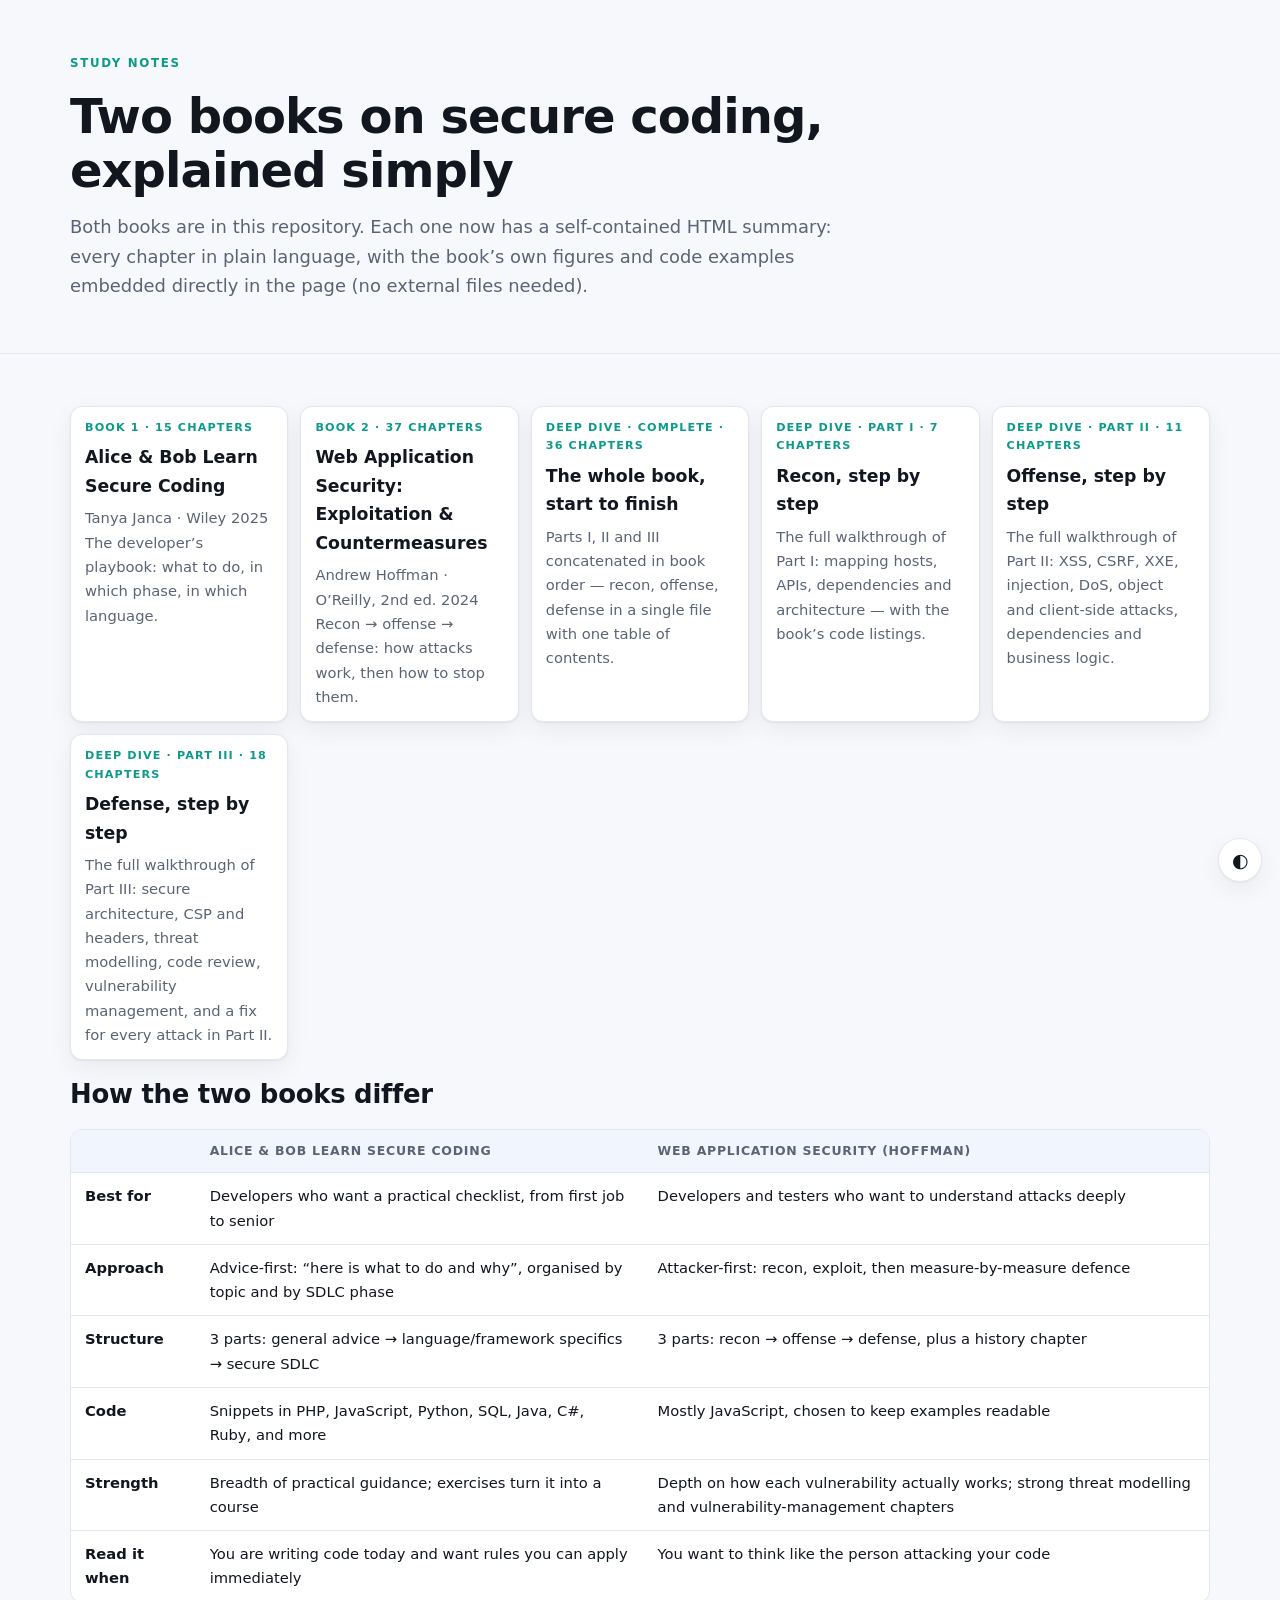
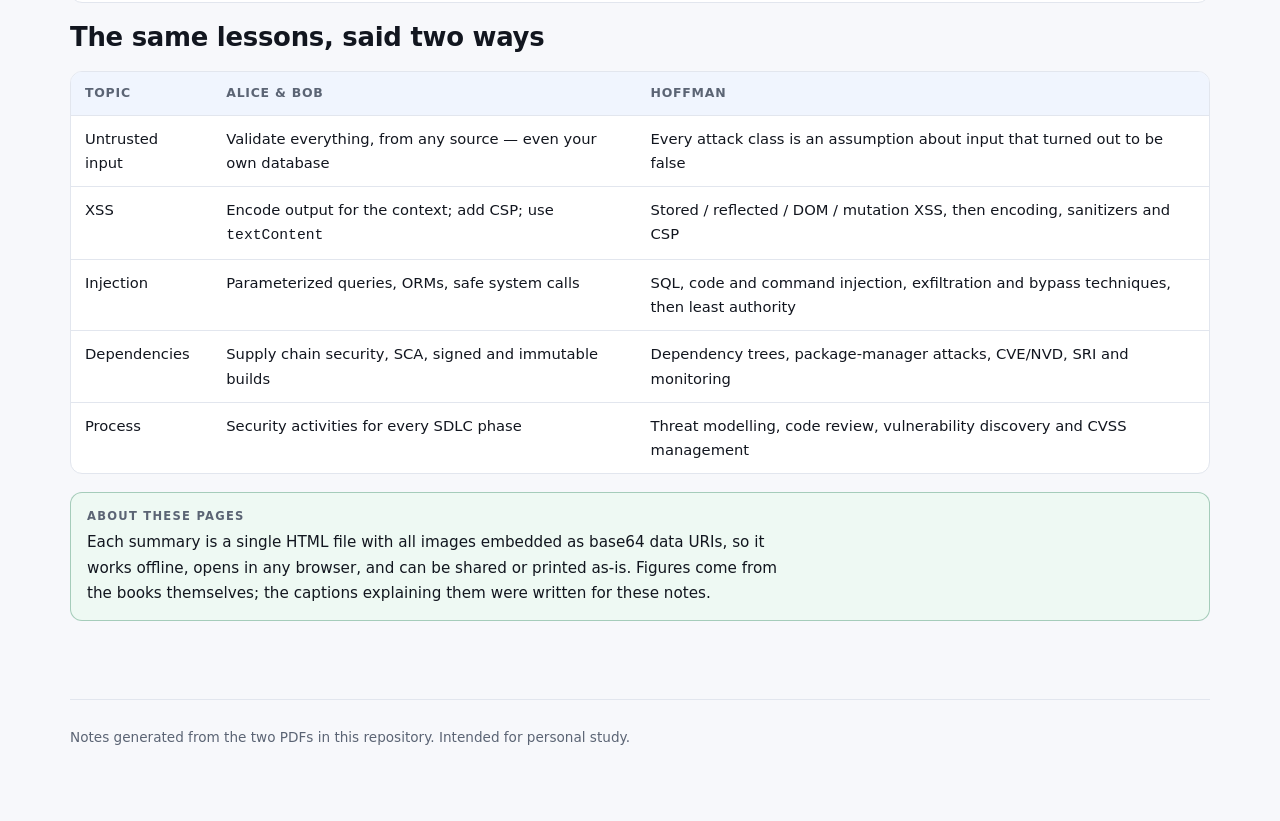
<file: books/index.html>
<!DOCTYPE html>
<html lang="en" data-theme="auto">
<head>
<meta charset="utf-8">
<meta name="viewport" content="width=device-width, initial-scale=1">
<title>Two books on web application security — visual summaries</title>
<meta name="description" content="Plain-language chapter-by-chapter summaries of Alice & Bob Learn Secure Coding and Web Application Security: Exploitation and Countermeasures, with figures and code embedded.">
<style>/* ---------- Base / theme ---------- */
:root{
  --bg:#f7f8fb; --panel:#ffffff; --ink:#12161f; --muted:#5b6474; --line:#e2e6ee;
  --accent:#2f6fed; --accent-2:#0c9b8a;
  --warn:#b4441f; --warn-bg:#fdf1ec; --ok:#1d7a4f; --ok-bg:#eef9f3;
  --code-bg:#12161f; --code-ink:#e8edf7;
  --shadow:0 1px 2px rgba(16,24,40,.06),0 8px 24px rgba(16,24,40,.06);
  --radius:14px;
  --sans:"Segoe UI",system-ui,-apple-system,"Helvetica Neue",Arial,sans-serif;
  --mono:"SFMono-Regular",Consolas,"Liberation Mono",Menlo,monospace;
}
@media (prefers-color-scheme:dark){
  :root{
    --bg:#0d1117; --panel:#161b24; --ink:#e6edf6; --muted:#9aa6b8; --line:#26303d;
    --accent:#6ea0ff; --accent-2:#3ecfbb;
    --warn:#ff9873; --warn-bg:#2a1a14; --ok:#5ad39a; --ok-bg:#12241b;
    --code-bg:#0a0e14; --code-ink:#e8edf7;
    --shadow:0 1px 2px rgba(0,0,0,.4),0 8px 24px rgba(0,0,0,.35);
  }
}
html[data-theme="light"]{
  --bg:#f7f8fb; --panel:#ffffff; --ink:#12161f; --muted:#5b6474; --line:#e2e6ee;
  --accent:#2f6fed; --accent-2:#0c9b8a;
  --warn:#b4441f; --warn-bg:#fdf1ec; --ok:#1d7a4f; --ok-bg:#eef9f3;
  --code-bg:#12161f; --code-ink:#e8edf7;
}
html[data-theme="dark"]{
  --bg:#0d1117; --panel:#161b24; --ink:#e6edf6; --muted:#9aa6b8; --line:#26303d;
  --accent:#6ea0ff; --accent-2:#3ecfbb;
  --warn:#ff9873; --warn-bg:#2a1a14; --ok:#5ad39a; --ok-bg:#12241b;
  --code-bg:#0a0e14; --code-ink:#e8edf7;
}
*{box-sizing:border-box}
html{scroll-behavior:smooth}
body{
  margin:0;background:var(--bg);color:var(--ink);
  font-family:var(--sans);font-size:17px;line-height:1.65;
  -webkit-font-smoothing:antialiased;text-rendering:optimizeLegibility;
}
a{color:var(--accent);text-decoration:none}
a:hover{text-decoration:underline}
img{max-width:100%;height:auto}

/* ---------- Progress bar ---------- */
#progress{position:fixed;top:0;left:0;height:3px;width:0;background:linear-gradient(90deg,var(--accent),var(--accent-2));z-index:100;transition:width .1s linear}

/* ---------- Layout ---------- */
.wrap{max-width:1180px;margin:0 auto;padding:0 20px}
.layout{display:grid;grid-template-columns:260px minmax(0,1fr);gap:38px;align-items:start}
@media (max-width:980px){.layout{grid-template-columns:1fr}}

/* ---------- Sidebar TOC ---------- */
aside.toc{position:sticky;top:22px;max-height:calc(100vh - 44px);overflow:auto;padding:6px 0 24px}
aside.toc h4{margin:0 0 10px;font-size:.72rem;letter-spacing:.09em;text-transform:uppercase;color:var(--muted)}
aside.toc a{display:block;font-size:.86rem;color:var(--muted);padding:4px 8px;border-radius:8px;border-left:2px solid transparent}
aside.toc a:hover{background:var(--panel);color:var(--ink);text-decoration:none}
aside.toc a.active{color:var(--accent);border-left-color:var(--accent);background:var(--panel);font-weight:600}
aside.toc .part{margin:16px 0 6px;font-size:.7rem;font-weight:700;letter-spacing:.08em;text-transform:uppercase;color:var(--accent-2)}
@media (max-width:980px){
  aside.toc{position:static;max-height:none;border-bottom:1px solid var(--line);margin-bottom:18px}
  aside.toc a{display:inline-block;font-size:.8rem}
}

/* ---------- Hero ---------- */
header.hero{padding:54px 0 30px;border-bottom:1px solid var(--line)}
.eyebrow{font-size:.74rem;font-weight:700;letter-spacing:.14em;text-transform:uppercase;color:var(--accent-2)}
h1{font-size:clamp(1.9rem,4.4vw,3rem);line-height:1.12;margin:.35em 0 .3em;letter-spacing:-.02em}
.subtitle{font-size:1.12rem;color:var(--muted);max-width:70ch;margin:0 0 22px}
.meta{display:flex;flex-wrap:wrap;gap:8px;margin-bottom:8px}
.chip{font-size:.76rem;background:var(--panel);border:1px solid var(--line);color:var(--muted);padding:5px 11px;border-radius:999px;box-shadow:var(--shadow)}

/* ---------- Sections ---------- */
section{padding:34px 0 6px;scroll-margin-top:18px}
h2{font-size:1.62rem;line-height:1.25;margin:0 0 .35em;letter-spacing:-.01em}
h2 .num{color:var(--accent);font-variant-numeric:tabular-nums}
h3{font-size:1.16rem;margin:1.6em 0 .4em}
h4{font-size:.98rem;margin:1.2em 0 .3em}
p{margin:0 0 1em;max-width:74ch}
ul,ol{margin:0 0 1.1em;padding-left:1.25em;max-width:76ch}
li{margin:.34em 0}
li::marker{color:var(--accent)}
strong{font-weight:650}
hr{border:0;border-top:1px solid var(--line);margin:34px 0}

/* ---------- Cards ---------- */
.card{background:var(--panel);border:1px solid var(--line);border-radius:var(--radius);padding:20px 22px;box-shadow:var(--shadow);margin:16px 0}
.card h3{margin-top:0}
.oneliner{
  font-size:1.02rem;background:linear-gradient(90deg,color-mix(in srgb,var(--accent) 10%,transparent),transparent);
  border-left:3px solid var(--accent);padding:12px 16px;border-radius:0 10px 10px 0;margin:0 0 20px;color:var(--ink)
}
.oneliner b{color:var(--accent)}
.callout{border-radius:12px;padding:14px 16px;margin:16px 0;font-size:.95rem;border:1px solid var(--line)}
.callout p:last-child{margin-bottom:0}
.callout.warn{background:var(--warn-bg);border-color:color-mix(in srgb,var(--warn) 35%,transparent)}
.callout.warn b{color:var(--warn)}
.callout.good{background:var(--ok-bg);border-color:color-mix(in srgb,var(--ok) 35%,transparent)}
.callout.good b{color:var(--ok)}
.callout .label{display:block;font-size:.72rem;letter-spacing:.11em;text-transform:uppercase;font-weight:700;margin-bottom:4px;color:var(--muted)}

/* ---------- Figures ---------- */
figure{margin:24px 0;background:var(--panel);border:1px solid var(--line);border-radius:var(--radius);padding:14px;box-shadow:var(--shadow);text-align:center}
figure img{border-radius:8px;display:block;margin:0 auto;background:#fff}
figcaption{font-size:.85rem;color:var(--muted);margin-top:10px;text-align:left;line-height:1.5}
figcaption b{color:var(--ink)}
.figrow{display:grid;grid-template-columns:repeat(auto-fit,minmax(260px,1fr));gap:16px}
.figrow figure{margin:0}

/* ---------- Code ---------- */
.code{position:relative;margin:18px 0;border-radius:12px;overflow:hidden;border:1px solid var(--line);background:var(--code-bg)}
.code .bar{display:flex;align-items:center;justify-content:space-between;gap:10px;padding:8px 14px;background:rgba(255,255,255,.05);border-bottom:1px solid rgba(255,255,255,.08)}
.code .bar .title{font:600 .76rem/1.4 var(--sans);color:#a9b6cc;letter-spacing:.04em}
.code .bar .tag{font:600 .68rem/1 var(--sans);letter-spacing:.1em;text-transform:uppercase;padding:4px 9px;border-radius:999px}
.tag.bad{background:rgba(255,90,60,.16);color:#ff9d84;border:1px solid rgba(255,90,60,.35)}
.tag.good{background:rgba(60,220,150,.14);color:#6ee7ad;border:1px solid rgba(60,220,150,.3)}
.tag.neutral{background:rgba(120,170,255,.14);color:#9cc0ff;border:1px solid rgba(120,170,255,.3)}
.code pre{margin:0;padding:14px 16px;overflow-x:auto;font:13.5px/1.6 var(--mono);color:var(--code-ink)}
.code code{font-family:inherit;white-space:pre}
.tok-k{color:#c792ea}.tok-s{color:#a5e075}.tok-c{color:#7c899c;font-style:italic}.tok-n{color:#f78c6c}.tok-f{color:#82aaff}

/* ---------- Tables ---------- */
.tablewrap{overflow-x:auto;margin:18px 0;border:1px solid var(--line);border-radius:12px;background:var(--panel)}
table{border-collapse:collapse;width:100%;font-size:.92rem}
th,td{padding:11px 14px;text-align:left;border-bottom:1px solid var(--line);vertical-align:top}
th{background:color-mix(in srgb,var(--accent) 7%,var(--panel));font-size:.78rem;letter-spacing:.06em;text-transform:uppercase;color:var(--muted)}
tr:last-child td{border-bottom:0}

/* ---------- Pills / grid of topics ---------- */
.pillgrid{display:grid;grid-template-columns:repeat(auto-fit,minmax(210px,1fr));gap:12px;margin:18px 0}
.pill{background:var(--panel);border:1px solid var(--line);border-radius:12px;padding:12px 14px;box-shadow:var(--shadow)}
.pill .k{font-size:.7rem;letter-spacing:.1em;text-transform:uppercase;color:var(--accent-2);font-weight:700}
.pill .v{font-size:.92rem;margin-top:4px}

/* ---------- Book switch links ---------- */
.booknav{display:flex;gap:12px;flex-wrap:wrap;margin:20px 0 0}
.booknav a{display:inline-flex;align-items:center;gap:8px;background:var(--panel);border:1px solid var(--line);border-radius:999px;padding:9px 16px;font-size:.88rem;font-weight:600;box-shadow:var(--shadow)}
.booknav a:hover{text-decoration:none;border-color:var(--accent)}

/* ---------- Theme toggle ---------- */
#theme{position:fixed;right:18px;bottom:18px;z-index:90;width:44px;height:44px;border-radius:50%;border:1px solid var(--line);background:var(--panel);color:var(--ink);font-size:19px;cursor:pointer;box-shadow:var(--shadow)}
footer{border-top:1px solid var(--line);margin-top:56px;padding:26px 0 60px;font-size:.85rem;color:var(--muted)}
@media print{aside.toc,#theme,#progress{display:none}.layout{grid-template-columns:1fr}body{background:#fff}}

/* ---------- Optional blocks used by the Part I deep dive ---------- */
.callout.info{background:color-mix(in srgb,var(--accent) 8%,transparent);border-color:color-mix(in srgb,var(--accent) 30%,transparent)}
.callout.info b{color:var(--accent)}
.chapnum{display:inline-block;font:700 .7rem/1 var(--sans);letter-spacing:.12em;text-transform:uppercase;
  color:var(--accent-2);background:color-mix(in srgb,var(--accent-2) 13%,transparent);padding:5px 10px;border-radius:999px;margin-bottom:10px}
.steps{list-style:none;counter-reset:s;padding-left:0;margin:16px 0;max-width:76ch}
.steps li{counter-increment:s;position:relative;padding-left:44px;margin:14px 0}
.steps li::before{counter-increment:s;content:counter(s);position:absolute;left:0;top:0;width:28px;height:28px;border-radius:50%;
  background:color-mix(in srgb,var(--accent) 14%,transparent);color:var(--accent);font:700 .82rem/28px var(--sans);text-align:center}
.steps li b{display:block;margin-bottom:2px}
.two{display:grid;grid-template-columns:1fr 1fr;gap:16px;align-items:start}
@media (max-width:780px){.two{grid-template-columns:1fr}}
.mini{font-size:.87rem;color:var(--muted)}
.layerlist{list-style:none;padding:0;margin:14px 0;display:flex;flex-wrap:wrap;gap:6px;align-items:center}
.layerlist li{background:var(--panel);border:1px solid var(--line);border-radius:999px;padding:6px 13px;font-size:.83rem;
  box-shadow:var(--shadow);margin:0}
.layerlist li + li::before{content:"→  ";color:var(--muted);font-weight:700}
.defender{border-left:3px solid var(--accent-2);background:color-mix(in srgb,var(--accent-2) 7%,transparent);
  border-radius:0 12px 12px 0;padding:12px 16px;margin:18px 0;font-size:.94rem}
.defender .label{display:block;font-size:.7rem;letter-spacing:.11em;text-transform:uppercase;font-weight:700;color:var(--accent-2);margin-bottom:4px}
.defender p:last-child{margin-bottom:0}
</style>
</head>
<body>

<header class="hero">
  <div class="wrap">
    <div class="eyebrow">Study notes</div>
    <h1>Two books on secure coding,<br>explained simply</h1>
    <p class="subtitle">Both books are in this repository. Each one now has a self-contained HTML summary: every chapter in plain language, with the book’s own figures and code examples embedded directly in the page (no external files needed).</p>
  </div>
</header>

<div class="wrap">
  <section>
    <div class="pillgrid">
      <a class="pill" href="alice-and-bob-learn-secure-coding.html" style="text-decoration:none;color:inherit">
        <div class="k">Book 1 · 15 chapters</div>
        <div class="v" style="font-size:1.08rem;font-weight:650;margin:6px 0">Alice &amp; Bob Learn Secure Coding</div>
        <div class="v" style="color:var(--muted)">Tanya Janca · Wiley 2025<br>The developer’s playbook: what to do, in which phase, in which language.</div>
      </a>
      <a class="pill" href="web-application-security.html" style="text-decoration:none;color:inherit">
        <div class="k">Book 2 · 37 chapters</div>
        <div class="v" style="font-size:1.08rem;font-weight:650;margin:6px 0">Web Application Security: Exploitation &amp; Countermeasures</div>
        <div class="v" style="color:var(--muted)">Andrew Hoffman · O’Reilly, 2nd ed. 2024<br>Recon → offense → defense: how attacks work, then how to stop them.</div>
      </a>
      <a class="pill" href="web-application-security-complete.html" style="text-decoration:none;color:inherit">
        <div class="k">Deep dive · complete · 36 chapters</div>
        <div class="v" style="font-size:1.08rem;font-weight:650;margin:6px 0">The whole book, start to finish</div>
        <div class="v" style="color:var(--muted)">Parts I, II and III concatenated in book order — recon, offense, defense in a single file with one table of contents.</div>
      </a>
      <a class="pill" href="web-application-security-part1-recon.html" style="text-decoration:none;color:inherit">
        <div class="k">Deep dive · Part I · 7 chapters</div>
        <div class="v" style="font-size:1.08rem;font-weight:650;margin:6px 0">Recon, step by step</div>
        <div class="v" style="color:var(--muted)">The full walkthrough of Part I: mapping hosts, APIs, dependencies and architecture — with the book’s code listings.</div>
      </a>
      <a class="pill" href="web-application-security-part2-offense.html" style="text-decoration:none;color:inherit">
        <div class="k">Deep dive · Part II · 11 chapters</div>
        <div class="v" style="font-size:1.08rem;font-weight:650;margin:6px 0">Offense, step by step</div>
        <div class="v" style="color:var(--muted)">The full walkthrough of Part II: XSS, CSRF, XXE, injection, DoS, object and client-side attacks, dependencies and business logic.</div>
      </a>
      <a class="pill" href="web-application-security-part3-defense.html" style="text-decoration:none;color:inherit">
        <div class="k">Deep dive · Part III · 18 chapters</div>
        <div class="v" style="font-size:1.08rem;font-weight:650;margin:6px 0">Defense, step by step</div>
        <div class="v" style="color:var(--muted)">The full walkthrough of Part III: secure architecture, CSP and headers, threat modelling, code review, vulnerability management, and a fix for every attack in Part II.</div>
      </a>
    </div>

    <h2>How the two books differ</h2>
    <div class="tablewrap">
      <table>
        <thead><tr><th></th><th>Alice &amp; Bob Learn Secure Coding</th><th>Web Application Security (Hoffman)</th></tr></thead>
        <tbody>
          <tr><td><strong>Best for</strong></td><td>Developers who want a practical checklist, from first job to senior</td><td>Developers and testers who want to understand attacks deeply</td></tr>
          <tr><td><strong>Approach</strong></td><td>Advice-first: “here is what to do and why”, organised by topic and by SDLC phase</td><td>Attacker-first: recon, exploit, then measure-by-measure defence</td></tr>
          <tr><td><strong>Structure</strong></td><td>3 parts: general advice → language/framework specifics → secure SDLC</td><td>3 parts: recon → offense → defense, plus a history chapter</td></tr>
          <tr><td><strong>Code</strong></td><td>Snippets in PHP, JavaScript, Python, SQL, Java, C#, Ruby, and more</td><td>Mostly JavaScript, chosen to keep examples readable</td></tr>
          <tr><td><strong>Strength</strong></td><td>Breadth of practical guidance; exercises turn it into a course</td><td>Depth on how each vulnerability actually works; strong threat modelling and vulnerability-management chapters</td></tr>
          <tr><td><strong>Read it when</strong></td><td>You are writing code today and want rules you can apply immediately</td><td>You want to think like the person attacking your code</td></tr>
        </tbody>
      </table>
    </div>

    <h2>The same lessons, said two ways</h2>
    <div class="tablewrap">
      <table>
        <thead><tr><th>Topic</th><th>Alice &amp; Bob</th><th>Hoffman</th></tr></thead>
        <tbody>
          <tr><td>Untrusted input</td><td>Validate everything, from any source — even your own database</td><td>Every attack class is an assumption about input that turned out to be false</td></tr>
          <tr><td>XSS</td><td>Encode output for the context; add CSP; use <code>textContent</code></td><td>Stored / reflected / DOM / mutation XSS, then encoding, sanitizers and CSP</td></tr>
          <tr><td>Injection</td><td>Parameterized queries, ORMs, safe system calls</td><td>SQL, code and command injection, exfiltration and bypass techniques, then least authority</td></tr>
          <tr><td>Dependencies</td><td>Supply chain security, SCA, signed and immutable builds</td><td>Dependency trees, package-manager attacks, CVE/NVD, SRI and monitoring</td></tr>
          <tr><td>Process</td><td>Security activities for every SDLC phase</td><td>Threat modelling, code review, vulnerability discovery and CVSS management</td></tr>
        </tbody>
      </table>
    </div>

    <div class="callout good">
      <span class="label">About these pages</span>
      <p>Each summary is a single HTML file with all images embedded as base64 data URIs, so it works offline, opens in any browser, and can be shared or printed as-is. Figures come from the books themselves; the captions explaining them were written for these notes.</p>
    </div>
  </section>

  <footer>
    <p>Notes generated from the two PDFs in this repository. Intended for personal study.</p>
  </footer>
</div>

<button id="theme" title="Switch light / dark" aria-label="Switch light or dark theme">◐</button>
<script>
const root = document.documentElement, btn = document.getElementById('theme');
const saved = localStorage.getItem('notes-theme');
if (saved) root.dataset.theme = saved;
btn.addEventListener('click', () => {
  const isDark = root.dataset.theme === 'dark' ||
    (root.dataset.theme === 'auto' && matchMedia('(prefers-color-scheme: dark)').matches);
  root.dataset.theme = isDark ? 'light' : 'dark';
  localStorage.setItem('notes-theme', root.dataset.theme);
});
</script>
</body>
</html>
</file>
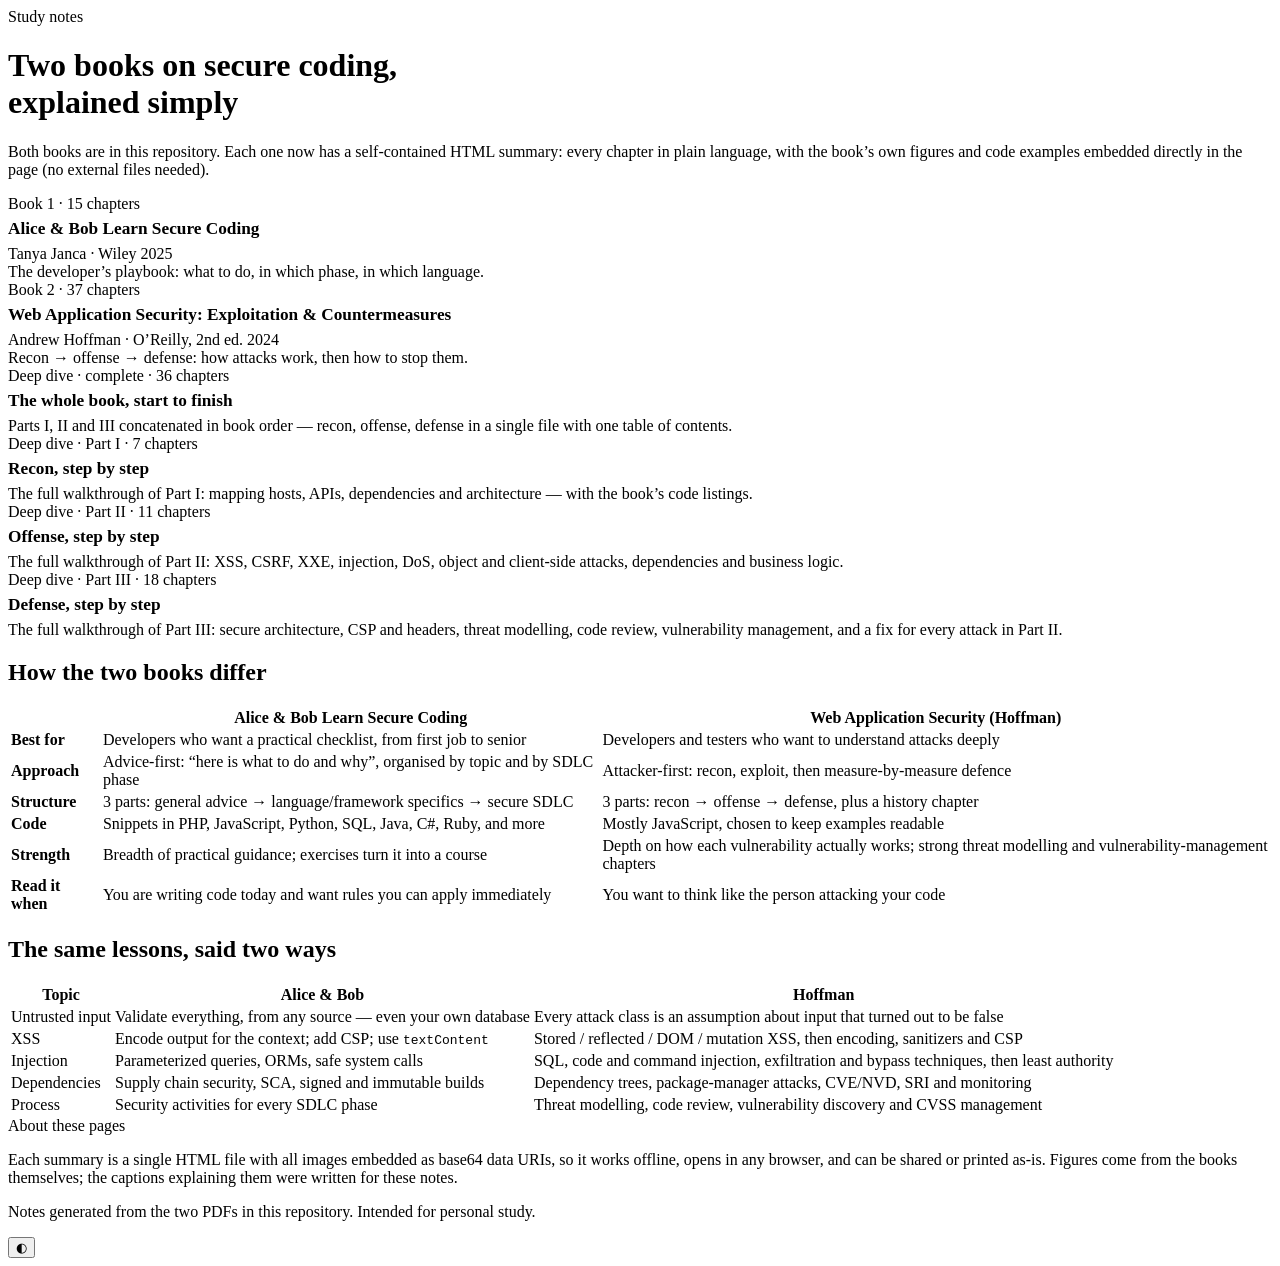
<file: tools/templates/index.html>
<!DOCTYPE html>
<html lang="en" data-theme="auto">
<head>
<meta charset="utf-8">
<meta name="viewport" content="width=device-width, initial-scale=1">
<title>Two books on web application security — visual summaries</title>
<meta name="description" content="Plain-language chapter-by-chapter summaries of Alice & Bob Learn Secure Coding and Web Application Security: Exploitation and Countermeasures, with figures and code embedded.">
<style>@@CSS@@</style>
</head>
<body>

<header class="hero">
  <div class="wrap">
    <div class="eyebrow">Study notes</div>
    <h1>Two books on secure coding,<br>explained simply</h1>
    <p class="subtitle">Both books are in this repository. Each one now has a self-contained HTML summary: every chapter in plain language, with the book’s own figures and code examples embedded directly in the page (no external files needed).</p>
  </div>
</header>

<div class="wrap">
  <section>
    <div class="pillgrid">
      <a class="pill" href="alice-and-bob-learn-secure-coding.html" style="text-decoration:none;color:inherit">
        <div class="k">Book 1 · 15 chapters</div>
        <div class="v" style="font-size:1.08rem;font-weight:650;margin:6px 0">Alice &amp; Bob Learn Secure Coding</div>
        <div class="v" style="color:var(--muted)">Tanya Janca · Wiley 2025<br>The developer’s playbook: what to do, in which phase, in which language.</div>
      </a>
      <a class="pill" href="web-application-security.html" style="text-decoration:none;color:inherit">
        <div class="k">Book 2 · 37 chapters</div>
        <div class="v" style="font-size:1.08rem;font-weight:650;margin:6px 0">Web Application Security: Exploitation &amp; Countermeasures</div>
        <div class="v" style="color:var(--muted)">Andrew Hoffman · O’Reilly, 2nd ed. 2024<br>Recon → offense → defense: how attacks work, then how to stop them.</div>
      </a>
      <a class="pill" href="web-application-security-complete.html" style="text-decoration:none;color:inherit">
        <div class="k">Deep dive · complete · 36 chapters</div>
        <div class="v" style="font-size:1.08rem;font-weight:650;margin:6px 0">The whole book, start to finish</div>
        <div class="v" style="color:var(--muted)">Parts I, II and III concatenated in book order — recon, offense, defense in a single file with one table of contents.</div>
      </a>
      <a class="pill" href="web-application-security-part1-recon.html" style="text-decoration:none;color:inherit">
        <div class="k">Deep dive · Part I · 7 chapters</div>
        <div class="v" style="font-size:1.08rem;font-weight:650;margin:6px 0">Recon, step by step</div>
        <div class="v" style="color:var(--muted)">The full walkthrough of Part I: mapping hosts, APIs, dependencies and architecture — with the book’s code listings.</div>
      </a>
      <a class="pill" href="web-application-security-part2-offense.html" style="text-decoration:none;color:inherit">
        <div class="k">Deep dive · Part II · 11 chapters</div>
        <div class="v" style="font-size:1.08rem;font-weight:650;margin:6px 0">Offense, step by step</div>
        <div class="v" style="color:var(--muted)">The full walkthrough of Part II: XSS, CSRF, XXE, injection, DoS, object and client-side attacks, dependencies and business logic.</div>
      </a>
      <a class="pill" href="web-application-security-part3-defense.html" style="text-decoration:none;color:inherit">
        <div class="k">Deep dive · Part III · 18 chapters</div>
        <div class="v" style="font-size:1.08rem;font-weight:650;margin:6px 0">Defense, step by step</div>
        <div class="v" style="color:var(--muted)">The full walkthrough of Part III: secure architecture, CSP and headers, threat modelling, code review, vulnerability management, and a fix for every attack in Part II.</div>
      </a>
    </div>

    <h2>How the two books differ</h2>
    <div class="tablewrap">
      <table>
        <thead><tr><th></th><th>Alice &amp; Bob Learn Secure Coding</th><th>Web Application Security (Hoffman)</th></tr></thead>
        <tbody>
          <tr><td><strong>Best for</strong></td><td>Developers who want a practical checklist, from first job to senior</td><td>Developers and testers who want to understand attacks deeply</td></tr>
          <tr><td><strong>Approach</strong></td><td>Advice-first: “here is what to do and why”, organised by topic and by SDLC phase</td><td>Attacker-first: recon, exploit, then measure-by-measure defence</td></tr>
          <tr><td><strong>Structure</strong></td><td>3 parts: general advice → language/framework specifics → secure SDLC</td><td>3 parts: recon → offense → defense, plus a history chapter</td></tr>
          <tr><td><strong>Code</strong></td><td>Snippets in PHP, JavaScript, Python, SQL, Java, C#, Ruby, and more</td><td>Mostly JavaScript, chosen to keep examples readable</td></tr>
          <tr><td><strong>Strength</strong></td><td>Breadth of practical guidance; exercises turn it into a course</td><td>Depth on how each vulnerability actually works; strong threat modelling and vulnerability-management chapters</td></tr>
          <tr><td><strong>Read it when</strong></td><td>You are writing code today and want rules you can apply immediately</td><td>You want to think like the person attacking your code</td></tr>
        </tbody>
      </table>
    </div>

    <h2>The same lessons, said two ways</h2>
    <div class="tablewrap">
      <table>
        <thead><tr><th>Topic</th><th>Alice &amp; Bob</th><th>Hoffman</th></tr></thead>
        <tbody>
          <tr><td>Untrusted input</td><td>Validate everything, from any source — even your own database</td><td>Every attack class is an assumption about input that turned out to be false</td></tr>
          <tr><td>XSS</td><td>Encode output for the context; add CSP; use <code>textContent</code></td><td>Stored / reflected / DOM / mutation XSS, then encoding, sanitizers and CSP</td></tr>
          <tr><td>Injection</td><td>Parameterized queries, ORMs, safe system calls</td><td>SQL, code and command injection, exfiltration and bypass techniques, then least authority</td></tr>
          <tr><td>Dependencies</td><td>Supply chain security, SCA, signed and immutable builds</td><td>Dependency trees, package-manager attacks, CVE/NVD, SRI and monitoring</td></tr>
          <tr><td>Process</td><td>Security activities for every SDLC phase</td><td>Threat modelling, code review, vulnerability discovery and CVSS management</td></tr>
        </tbody>
      </table>
    </div>

    <div class="callout good">
      <span class="label">About these pages</span>
      <p>Each summary is a single HTML file with all images embedded as base64 data URIs, so it works offline, opens in any browser, and can be shared or printed as-is. Figures come from the books themselves; the captions explaining them were written for these notes.</p>
    </div>
  </section>

  <footer>
    <p>Notes generated from the two PDFs in this repository. Intended for personal study.</p>
  </footer>
</div>

<button id="theme" title="Switch light / dark" aria-label="Switch light or dark theme">◐</button>
<script>
const root = document.documentElement, btn = document.getElementById('theme');
const saved = localStorage.getItem('notes-theme');
if (saved) root.dataset.theme = saved;
btn.addEventListener('click', () => {
  const isDark = root.dataset.theme === 'dark' ||
    (root.dataset.theme === 'auto' && matchMedia('(prefers-color-scheme: dark)').matches);
  root.dataset.theme = isDark ? 'light' : 'dark';
  localStorage.setItem('notes-theme', root.dataset.theme);
});
</script>
</body>
</html>
</file>
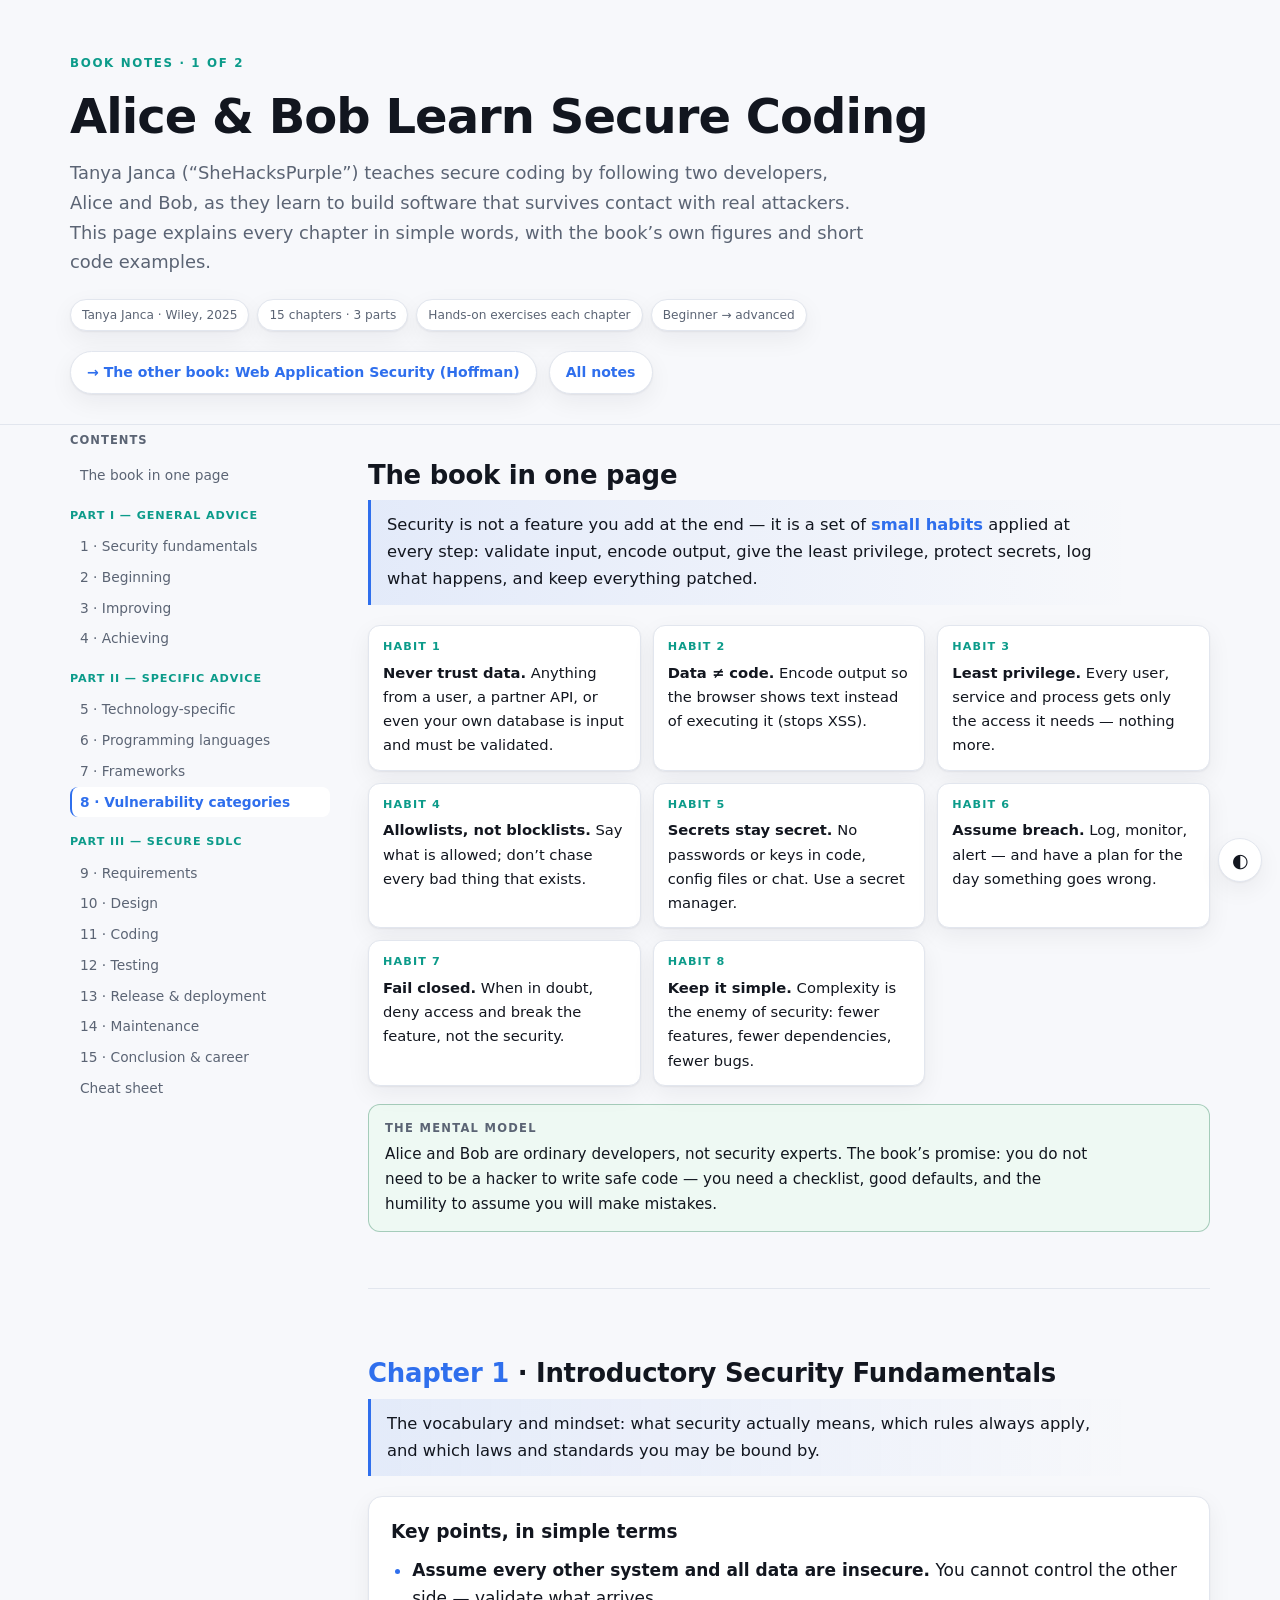
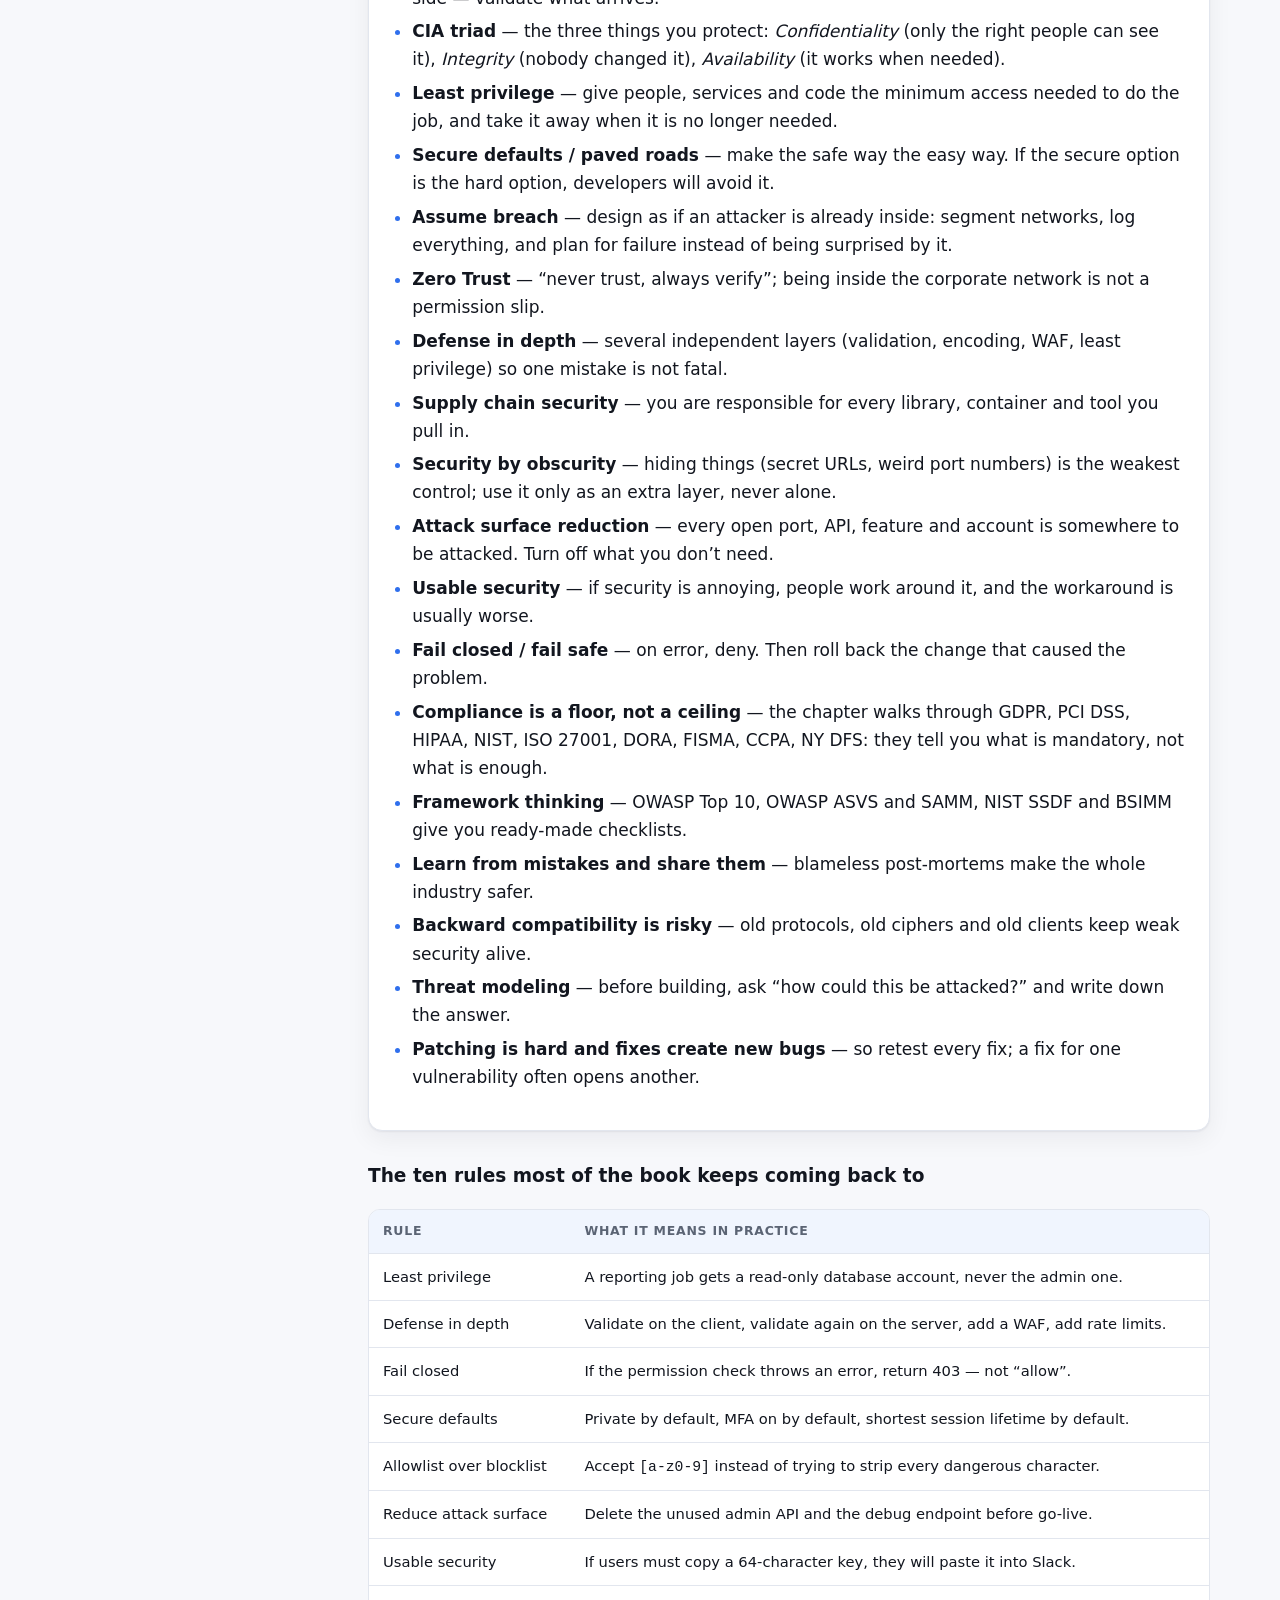
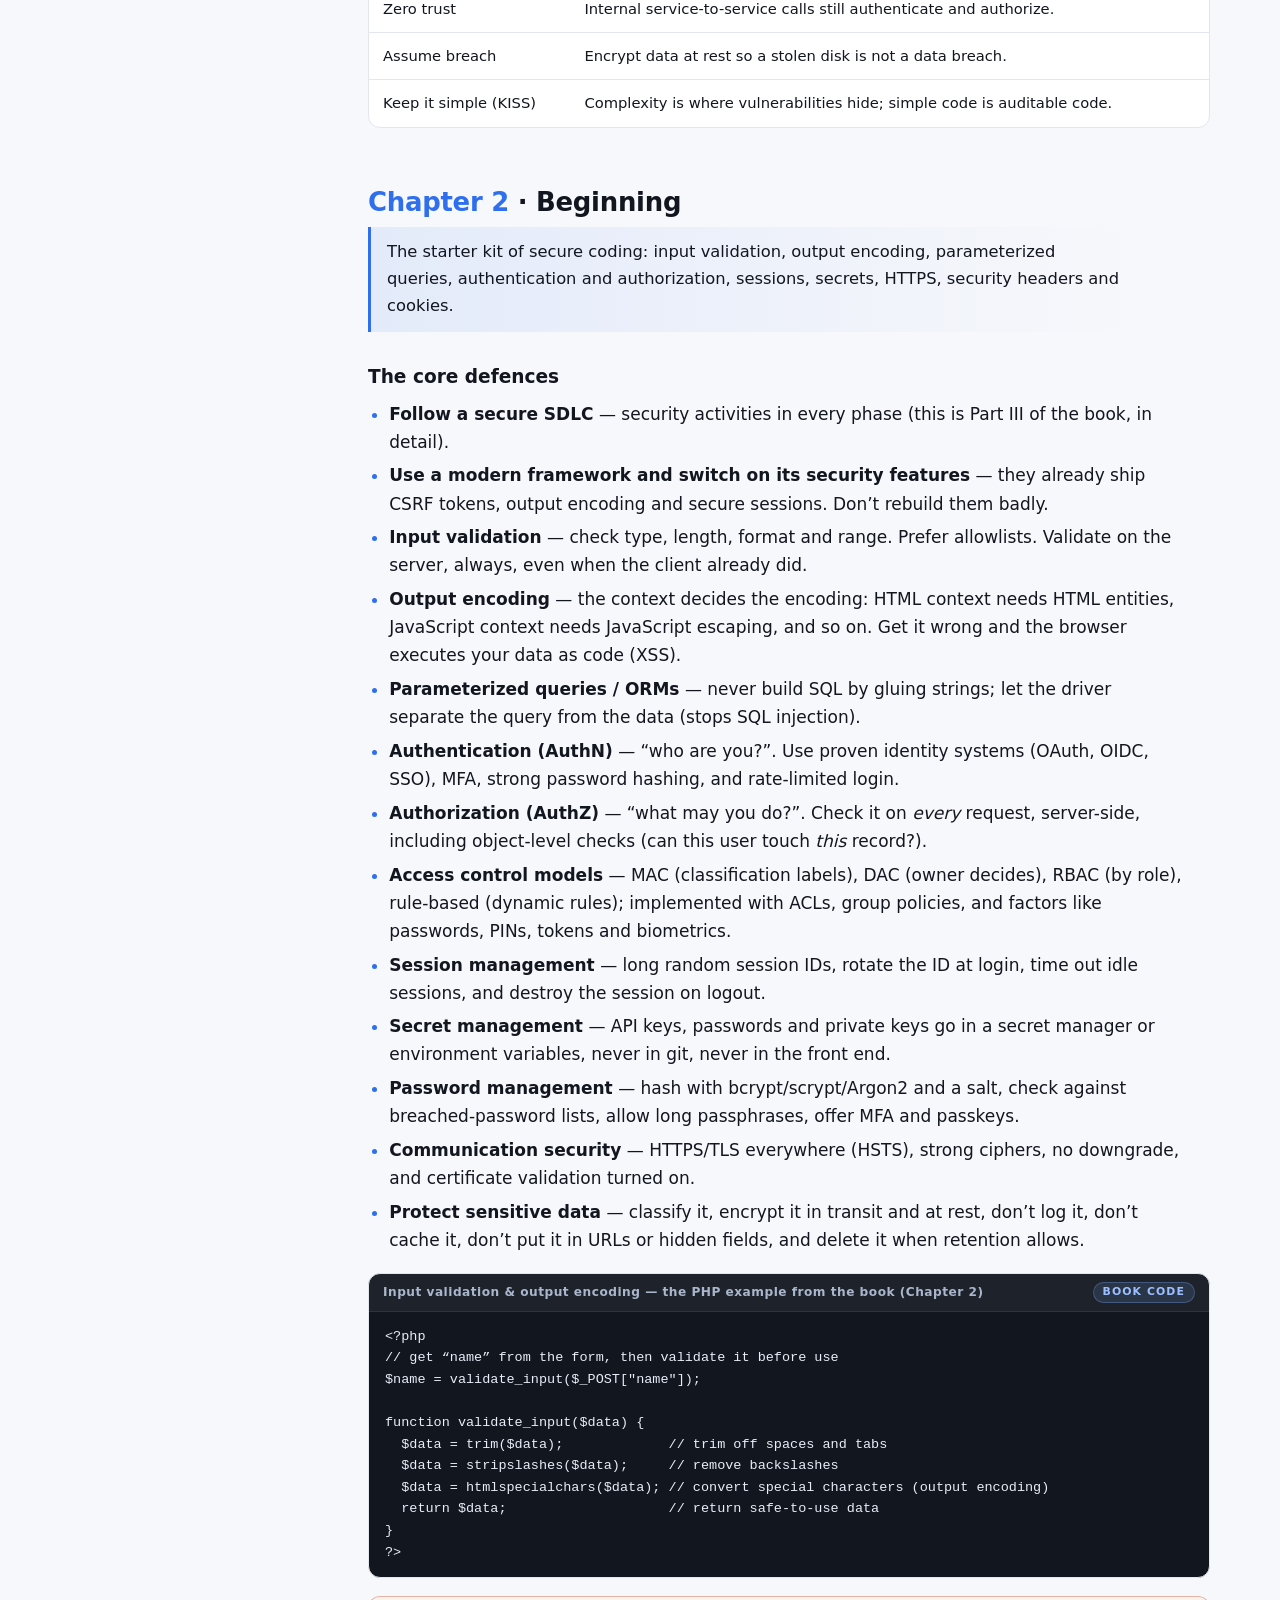
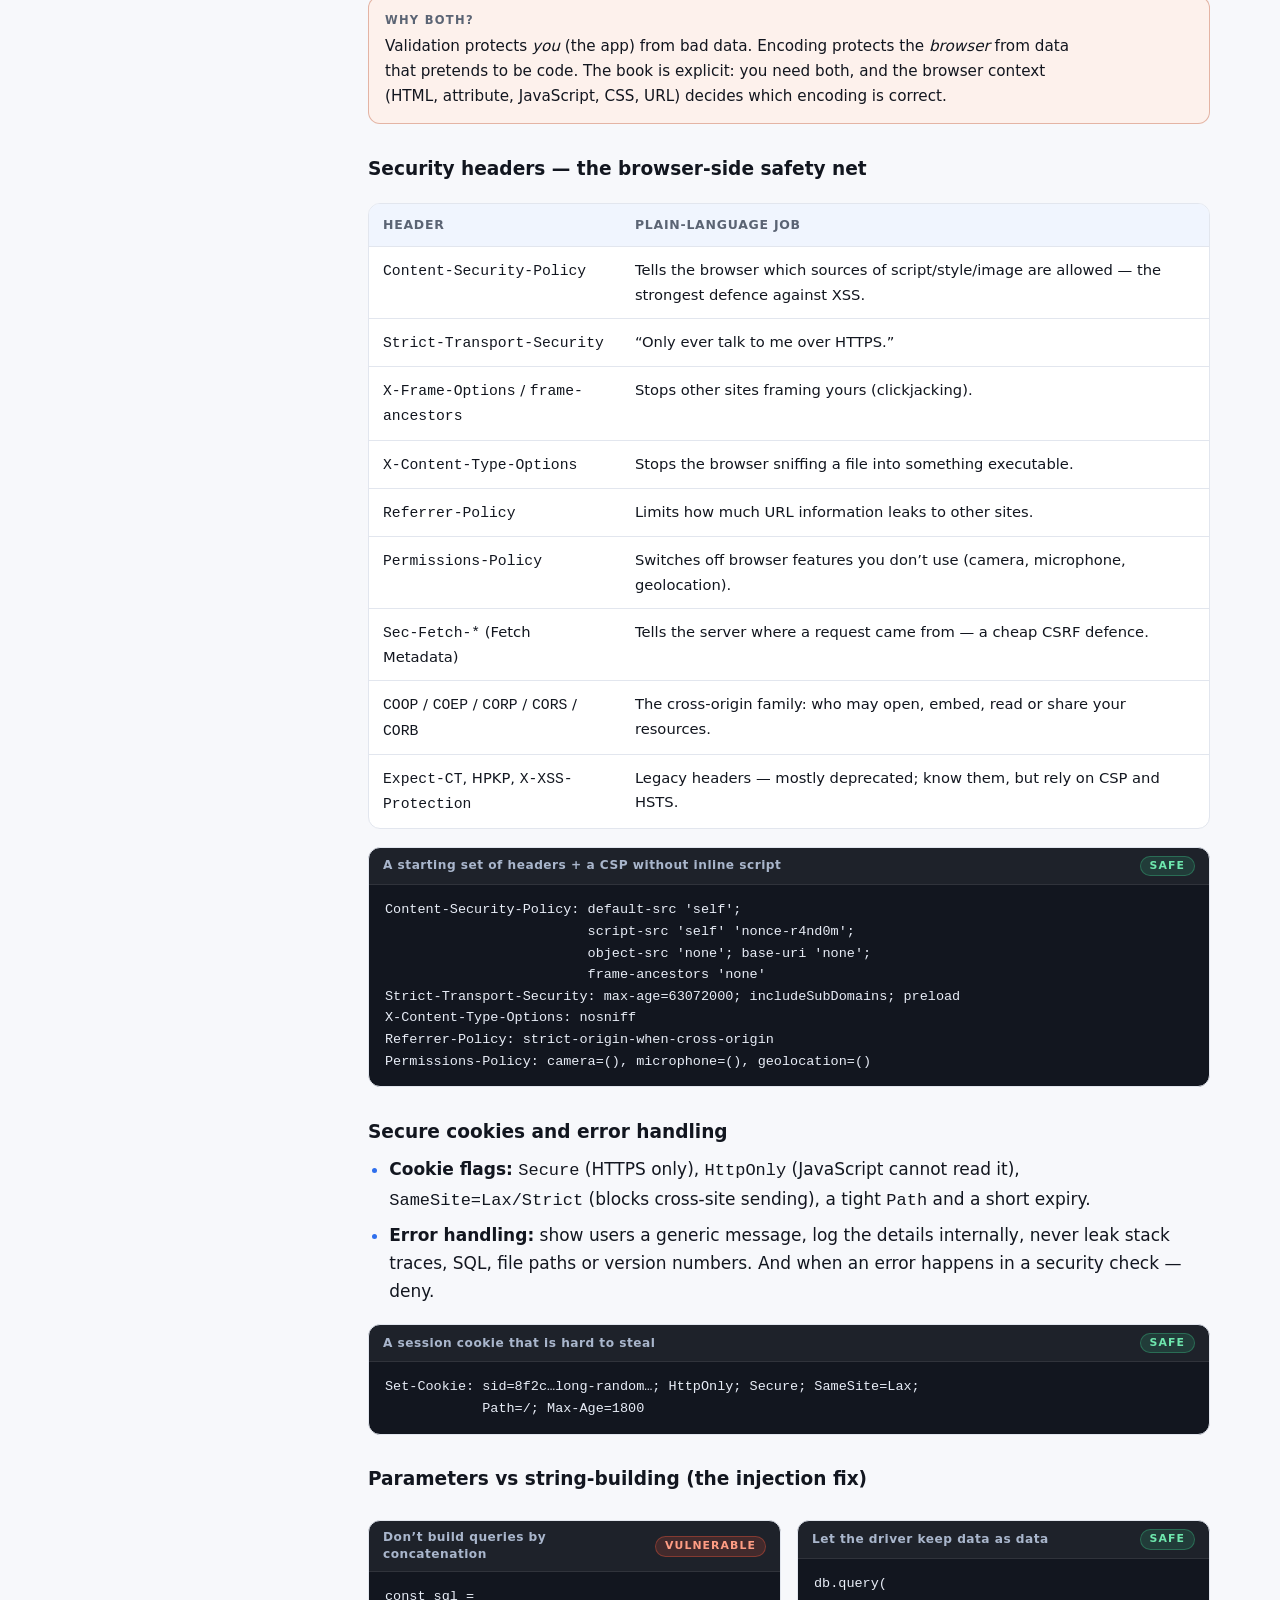
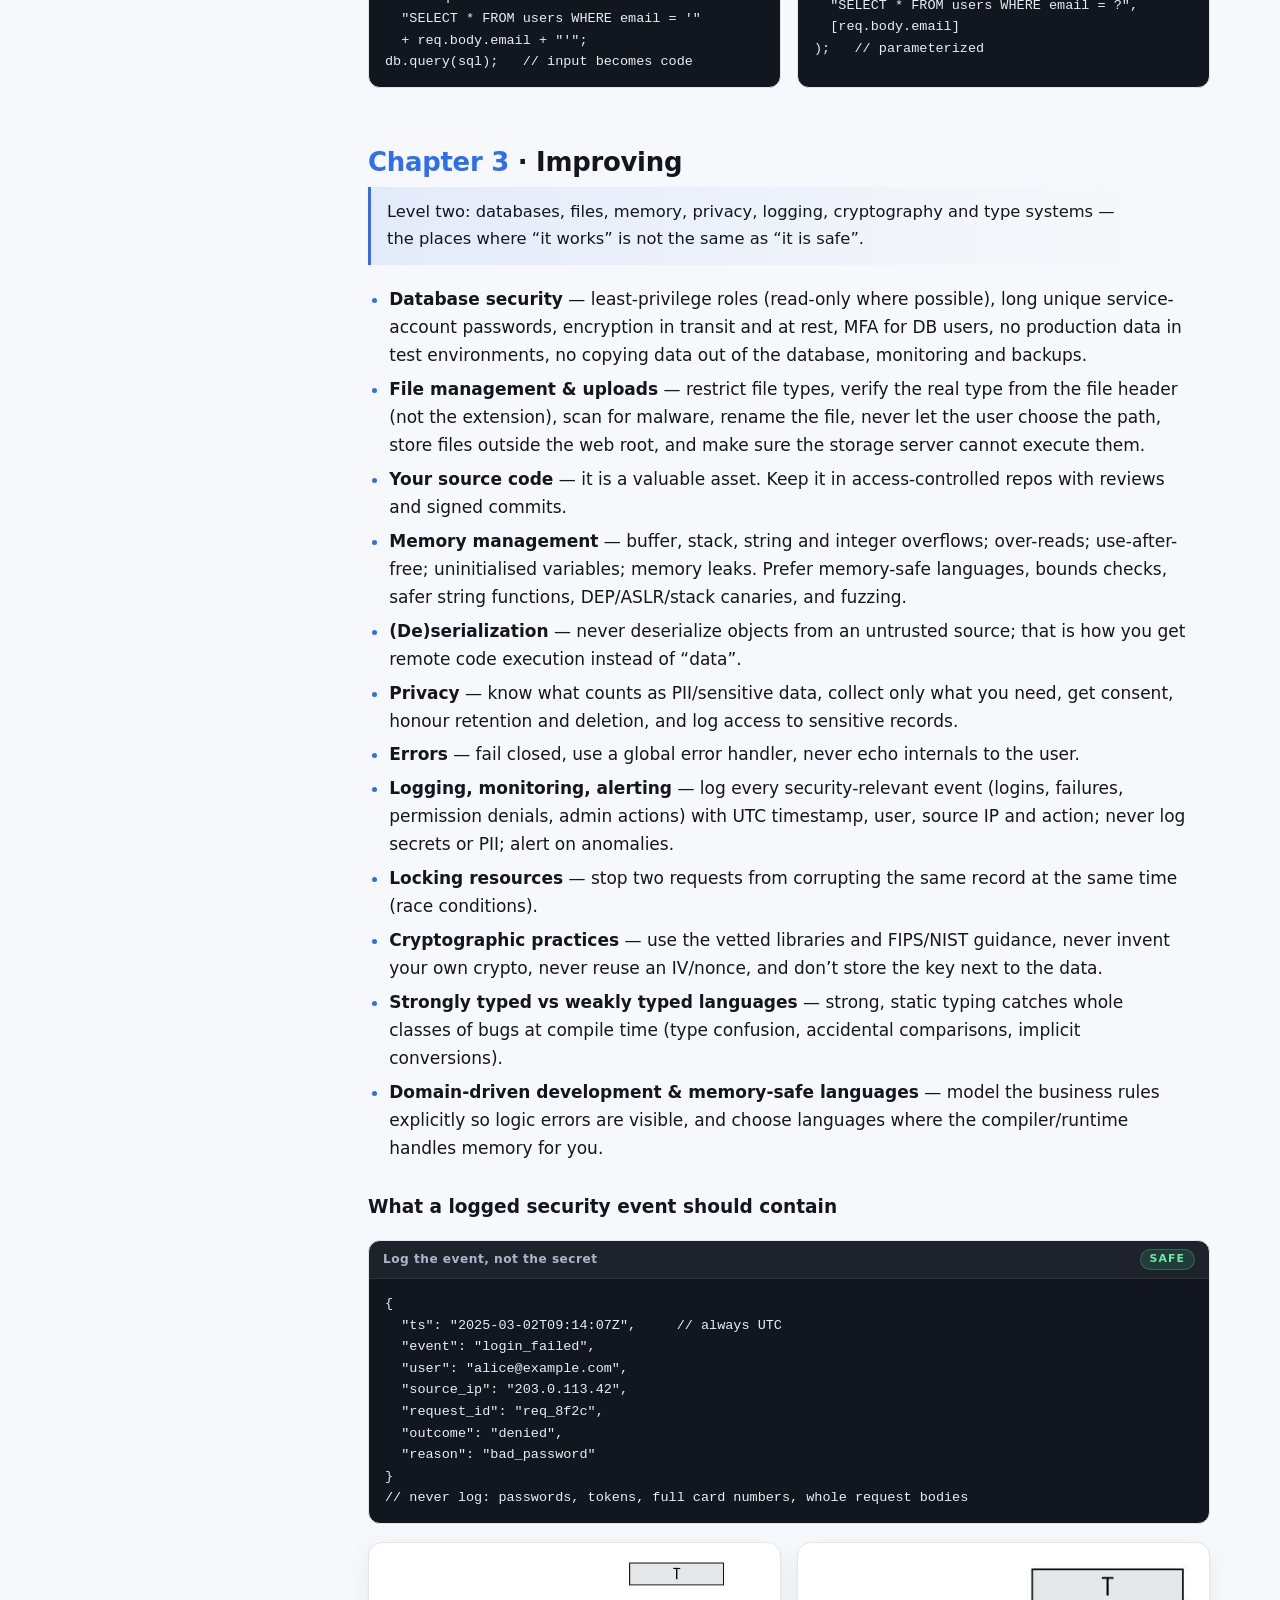
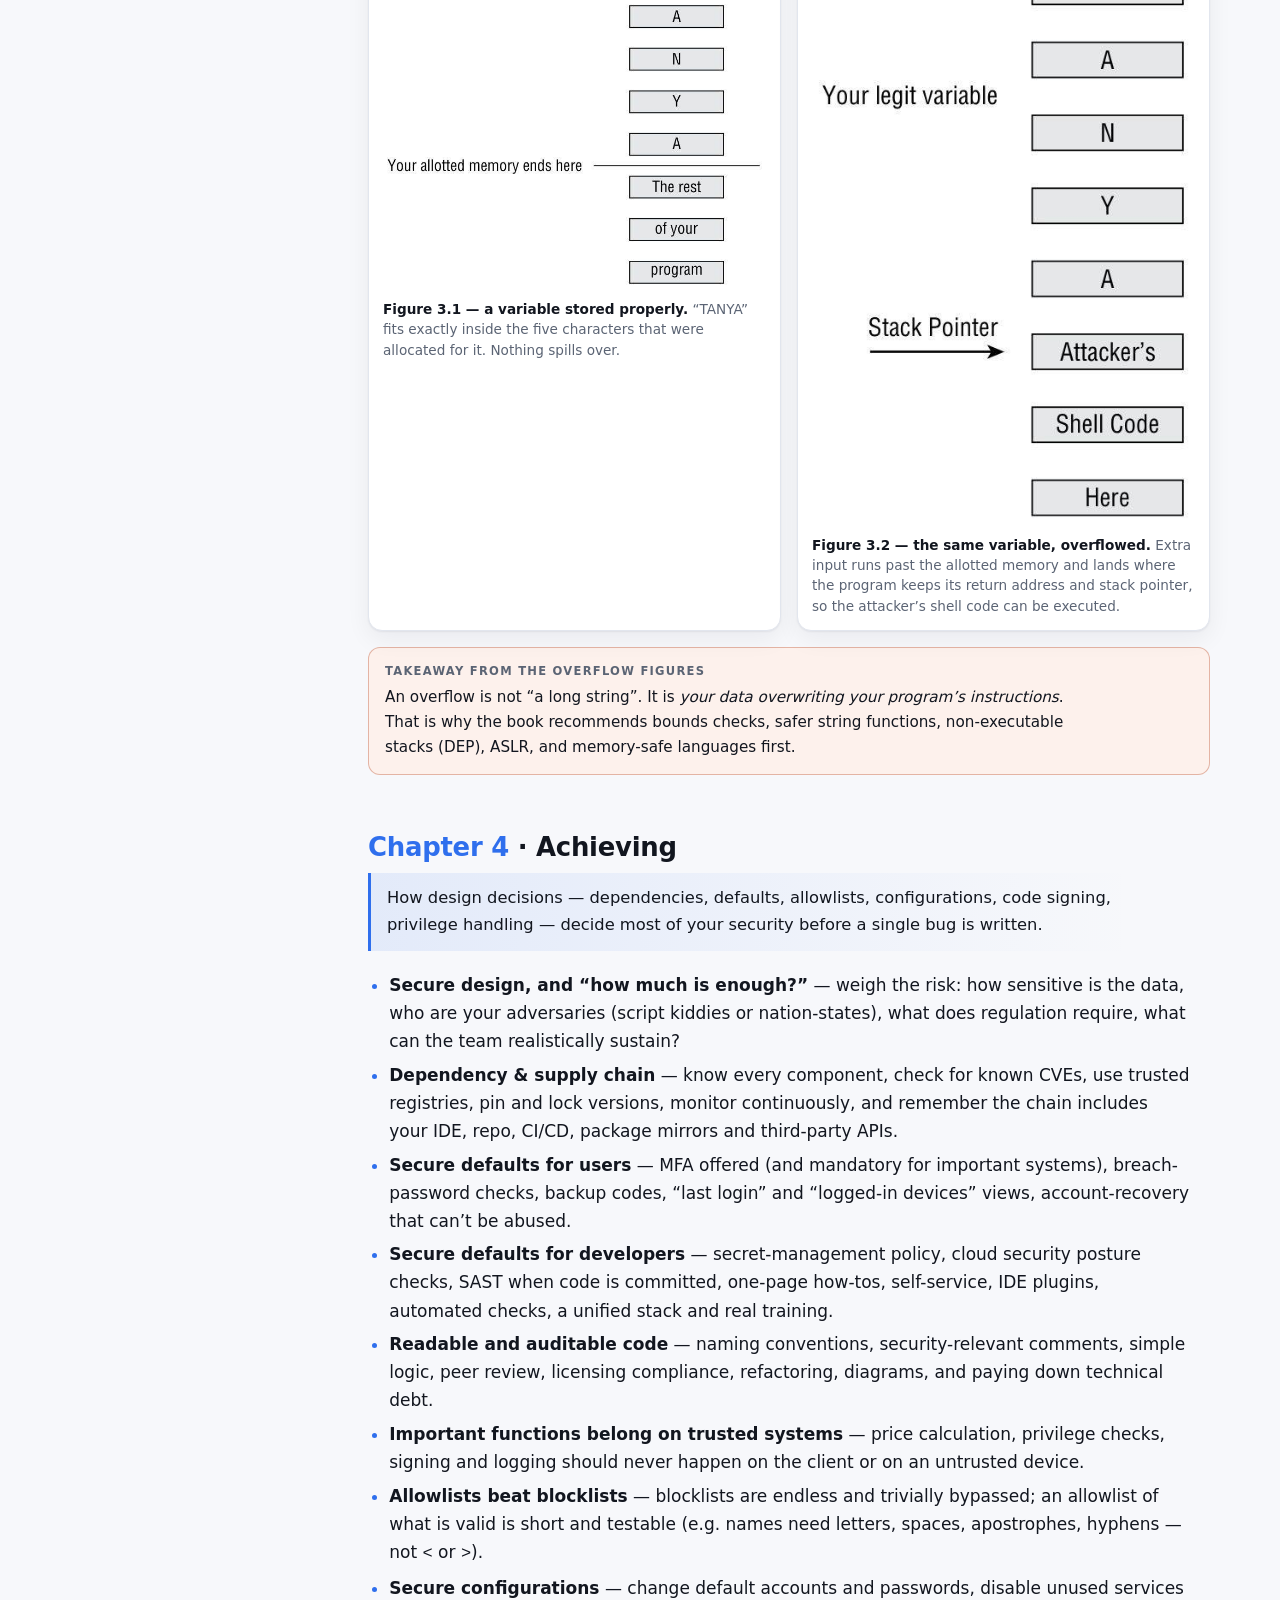
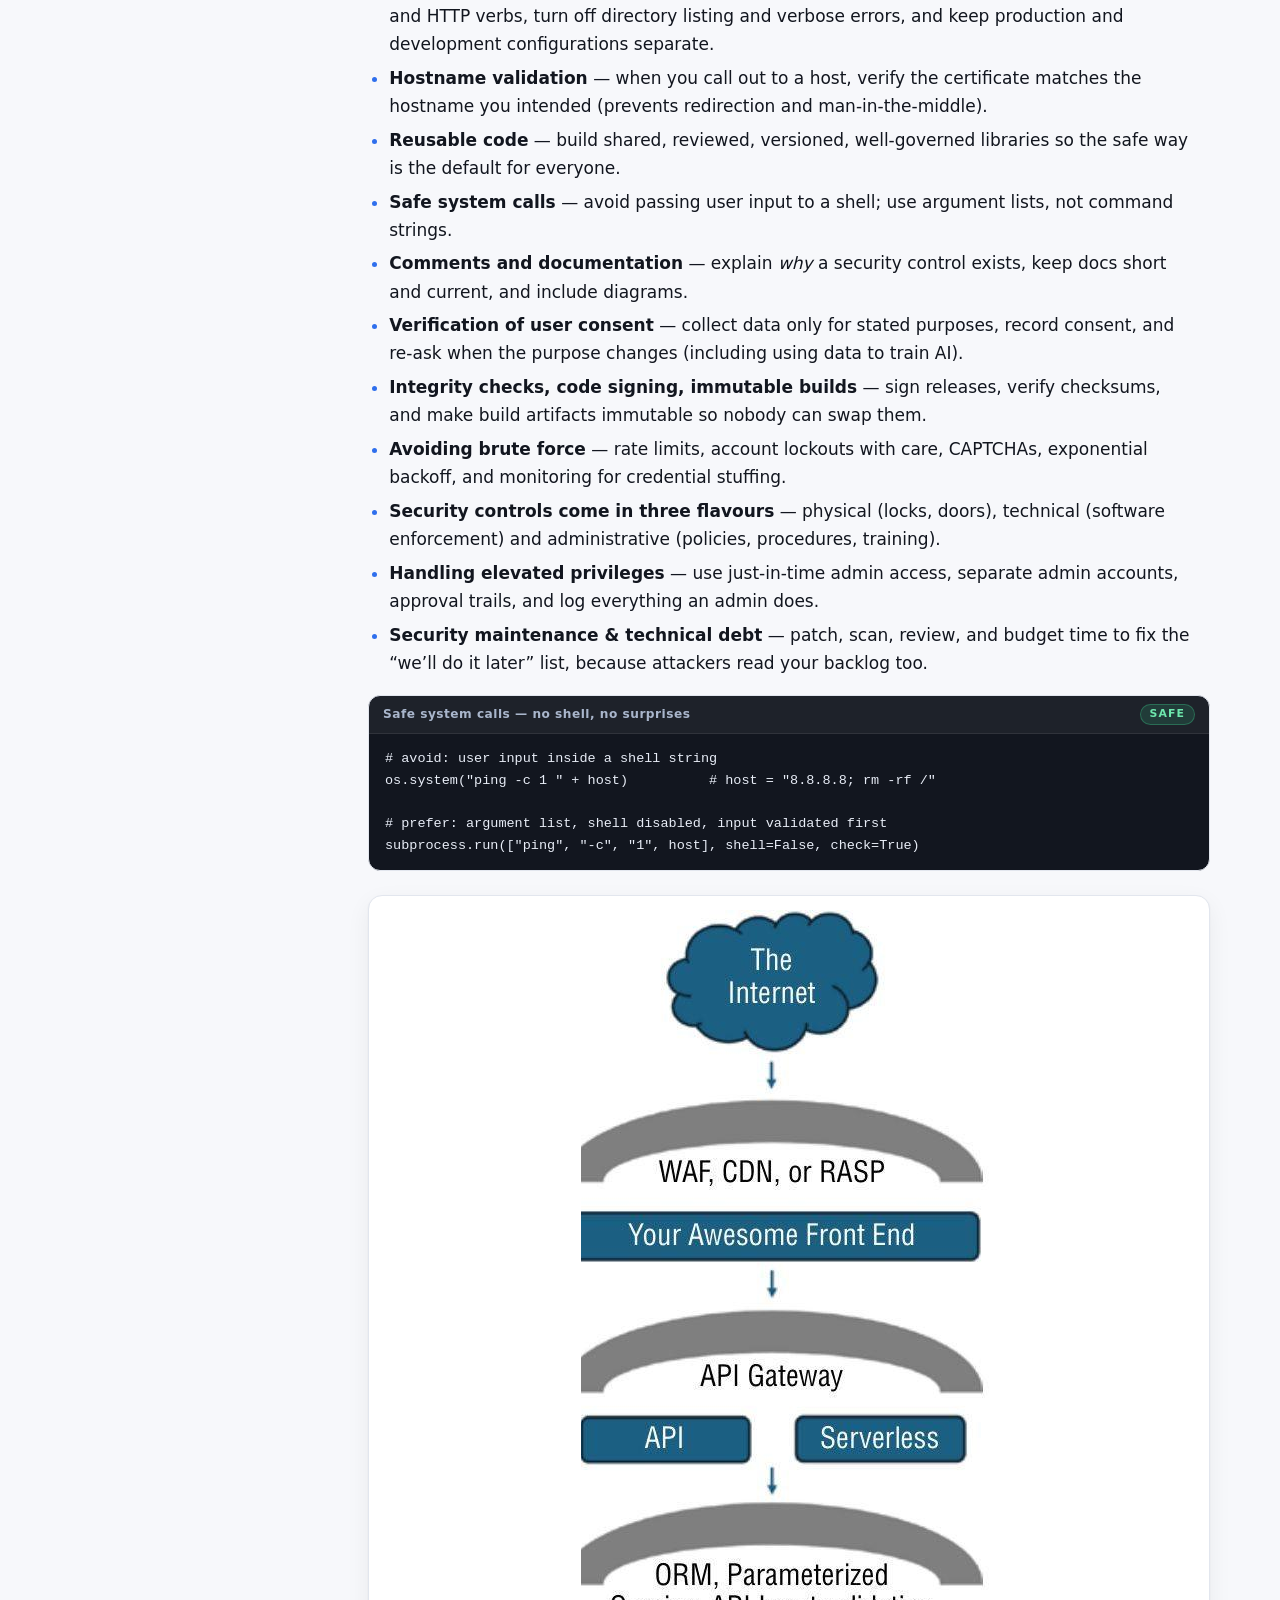
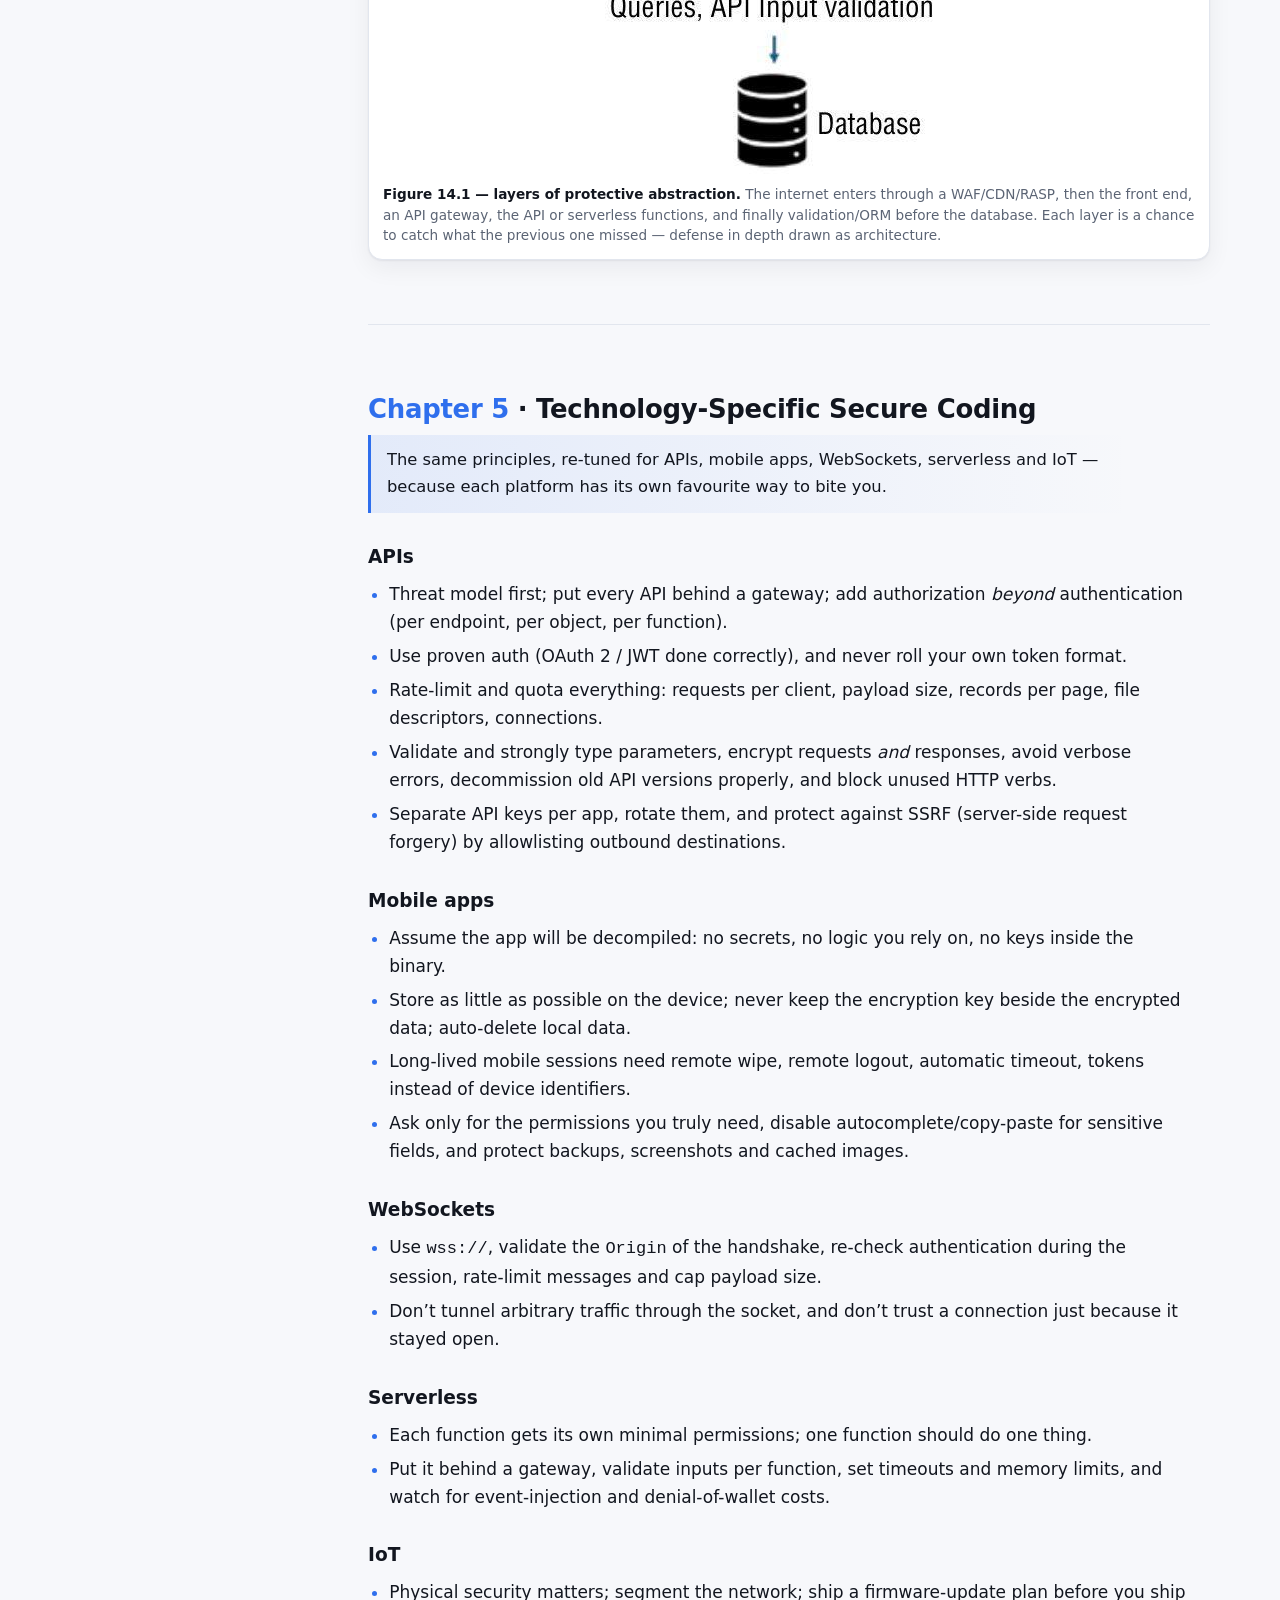
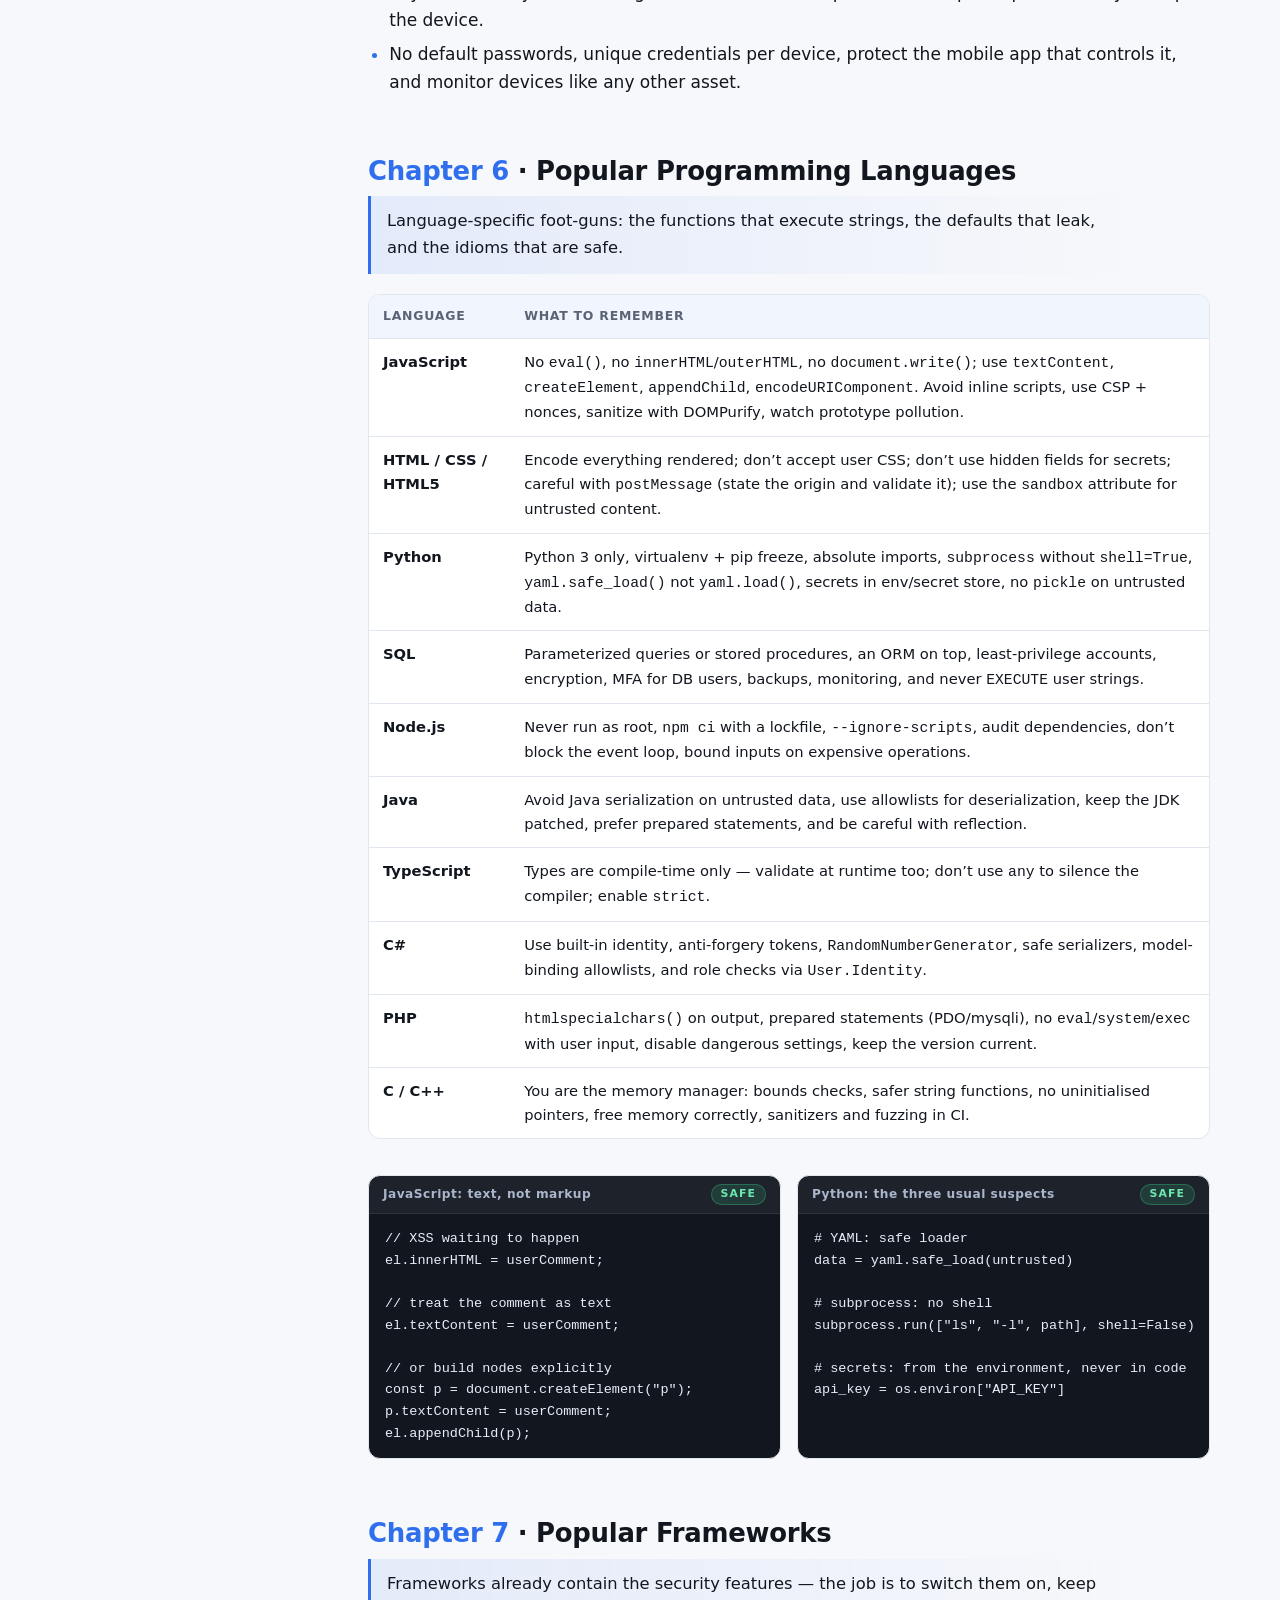
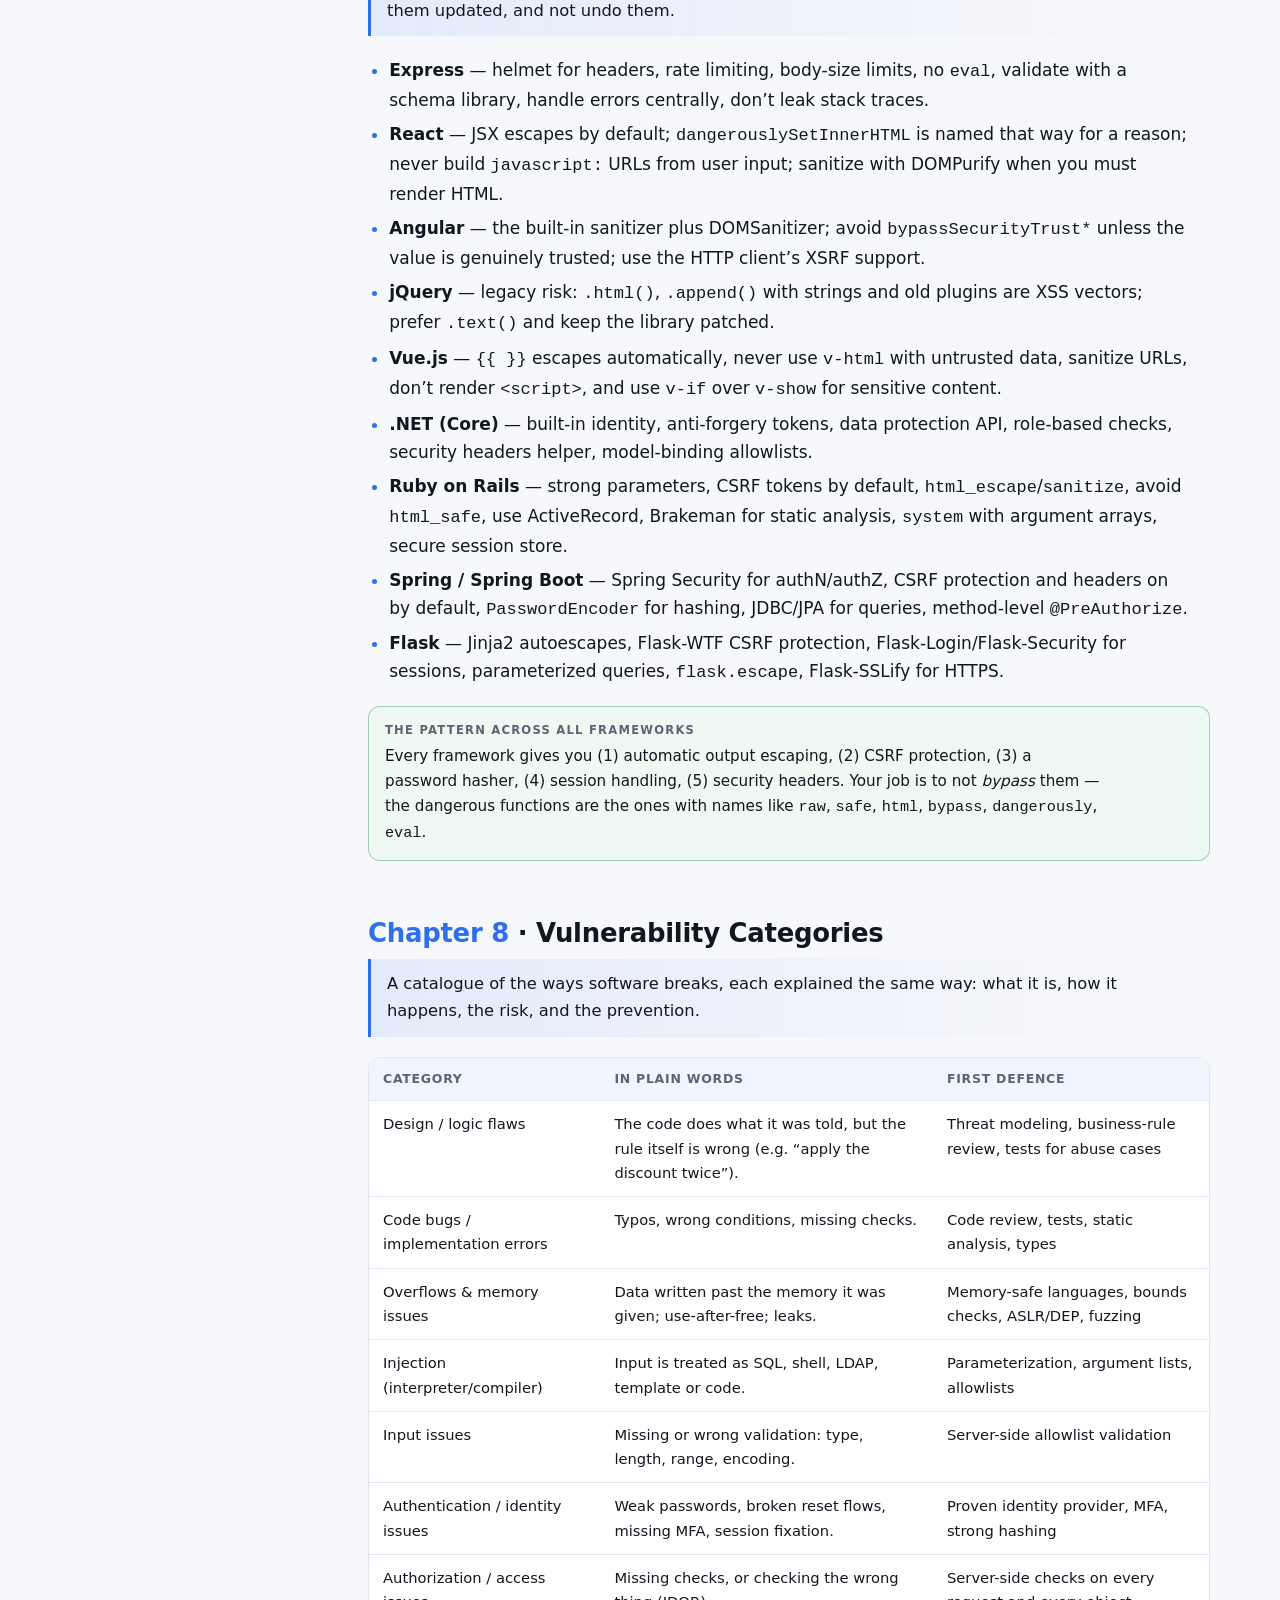
<file: books/alice-and-bob-learn-secure-coding.html>
<!DOCTYPE html>
<html lang="en" data-theme="auto">
<head>
<meta charset="utf-8">
<meta name="viewport" content="width=device-width, initial-scale=1">
<title>Alice &amp; Bob Learn Secure Coding — Book Summary</title>
<meta name="description" content="A plain-language walkthrough of every chapter of Alice & Bob Learn Secure Coding by Tanya Janca, with the book's figures and code examples.">
<style>/* ---------- Base / theme ---------- */
:root{
  --bg:#f7f8fb; --panel:#ffffff; --ink:#12161f; --muted:#5b6474; --line:#e2e6ee;
  --accent:#2f6fed; --accent-2:#0c9b8a;
  --warn:#b4441f; --warn-bg:#fdf1ec; --ok:#1d7a4f; --ok-bg:#eef9f3;
  --code-bg:#12161f; --code-ink:#e8edf7;
  --shadow:0 1px 2px rgba(16,24,40,.06),0 8px 24px rgba(16,24,40,.06);
  --radius:14px;
  --sans:"Segoe UI",system-ui,-apple-system,"Helvetica Neue",Arial,sans-serif;
  --mono:"SFMono-Regular",Consolas,"Liberation Mono",Menlo,monospace;
}
@media (prefers-color-scheme:dark){
  :root{
    --bg:#0d1117; --panel:#161b24; --ink:#e6edf6; --muted:#9aa6b8; --line:#26303d;
    --accent:#6ea0ff; --accent-2:#3ecfbb;
    --warn:#ff9873; --warn-bg:#2a1a14; --ok:#5ad39a; --ok-bg:#12241b;
    --code-bg:#0a0e14; --code-ink:#e8edf7;
    --shadow:0 1px 2px rgba(0,0,0,.4),0 8px 24px rgba(0,0,0,.35);
  }
}
html[data-theme="light"]{
  --bg:#f7f8fb; --panel:#ffffff; --ink:#12161f; --muted:#5b6474; --line:#e2e6ee;
  --accent:#2f6fed; --accent-2:#0c9b8a;
  --warn:#b4441f; --warn-bg:#fdf1ec; --ok:#1d7a4f; --ok-bg:#eef9f3;
  --code-bg:#12161f; --code-ink:#e8edf7;
}
html[data-theme="dark"]{
  --bg:#0d1117; --panel:#161b24; --ink:#e6edf6; --muted:#9aa6b8; --line:#26303d;
  --accent:#6ea0ff; --accent-2:#3ecfbb;
  --warn:#ff9873; --warn-bg:#2a1a14; --ok:#5ad39a; --ok-bg:#12241b;
  --code-bg:#0a0e14; --code-ink:#e8edf7;
}
*{box-sizing:border-box}
html{scroll-behavior:smooth}
body{
  margin:0;background:var(--bg);color:var(--ink);
  font-family:var(--sans);font-size:17px;line-height:1.65;
  -webkit-font-smoothing:antialiased;text-rendering:optimizeLegibility;
}
a{color:var(--accent);text-decoration:none}
a:hover{text-decoration:underline}
img{max-width:100%;height:auto}

/* ---------- Progress bar ---------- */
#progress{position:fixed;top:0;left:0;height:3px;width:0;background:linear-gradient(90deg,var(--accent),var(--accent-2));z-index:100;transition:width .1s linear}

/* ---------- Layout ---------- */
.wrap{max-width:1180px;margin:0 auto;padding:0 20px}
.layout{display:grid;grid-template-columns:260px minmax(0,1fr);gap:38px;align-items:start}
@media (max-width:980px){.layout{grid-template-columns:1fr}}

/* ---------- Sidebar TOC ---------- */
aside.toc{position:sticky;top:22px;max-height:calc(100vh - 44px);overflow:auto;padding:6px 0 24px}
aside.toc h4{margin:0 0 10px;font-size:.72rem;letter-spacing:.09em;text-transform:uppercase;color:var(--muted)}
aside.toc a{display:block;font-size:.86rem;color:var(--muted);padding:4px 8px;border-radius:8px;border-left:2px solid transparent}
aside.toc a:hover{background:var(--panel);color:var(--ink);text-decoration:none}
aside.toc a.active{color:var(--accent);border-left-color:var(--accent);background:var(--panel);font-weight:600}
aside.toc .part{margin:16px 0 6px;font-size:.7rem;font-weight:700;letter-spacing:.08em;text-transform:uppercase;color:var(--accent-2)}
@media (max-width:980px){
  aside.toc{position:static;max-height:none;border-bottom:1px solid var(--line);margin-bottom:18px}
  aside.toc a{display:inline-block;font-size:.8rem}
}

/* ---------- Hero ---------- */
header.hero{padding:54px 0 30px;border-bottom:1px solid var(--line)}
.eyebrow{font-size:.74rem;font-weight:700;letter-spacing:.14em;text-transform:uppercase;color:var(--accent-2)}
h1{font-size:clamp(1.9rem,4.4vw,3rem);line-height:1.12;margin:.35em 0 .3em;letter-spacing:-.02em}
.subtitle{font-size:1.12rem;color:var(--muted);max-width:70ch;margin:0 0 22px}
.meta{display:flex;flex-wrap:wrap;gap:8px;margin-bottom:8px}
.chip{font-size:.76rem;background:var(--panel);border:1px solid var(--line);color:var(--muted);padding:5px 11px;border-radius:999px;box-shadow:var(--shadow)}

/* ---------- Sections ---------- */
section{padding:34px 0 6px;scroll-margin-top:18px}
h2{font-size:1.62rem;line-height:1.25;margin:0 0 .35em;letter-spacing:-.01em}
h2 .num{color:var(--accent);font-variant-numeric:tabular-nums}
h3{font-size:1.16rem;margin:1.6em 0 .4em}
h4{font-size:.98rem;margin:1.2em 0 .3em}
p{margin:0 0 1em;max-width:74ch}
ul,ol{margin:0 0 1.1em;padding-left:1.25em;max-width:76ch}
li{margin:.34em 0}
li::marker{color:var(--accent)}
strong{font-weight:650}
hr{border:0;border-top:1px solid var(--line);margin:34px 0}

/* ---------- Cards ---------- */
.card{background:var(--panel);border:1px solid var(--line);border-radius:var(--radius);padding:20px 22px;box-shadow:var(--shadow);margin:16px 0}
.card h3{margin-top:0}
.oneliner{
  font-size:1.02rem;background:linear-gradient(90deg,color-mix(in srgb,var(--accent) 10%,transparent),transparent);
  border-left:3px solid var(--accent);padding:12px 16px;border-radius:0 10px 10px 0;margin:0 0 20px;color:var(--ink)
}
.oneliner b{color:var(--accent)}
.callout{border-radius:12px;padding:14px 16px;margin:16px 0;font-size:.95rem;border:1px solid var(--line)}
.callout p:last-child{margin-bottom:0}
.callout.warn{background:var(--warn-bg);border-color:color-mix(in srgb,var(--warn) 35%,transparent)}
.callout.warn b{color:var(--warn)}
.callout.good{background:var(--ok-bg);border-color:color-mix(in srgb,var(--ok) 35%,transparent)}
.callout.good b{color:var(--ok)}
.callout .label{display:block;font-size:.72rem;letter-spacing:.11em;text-transform:uppercase;font-weight:700;margin-bottom:4px;color:var(--muted)}

/* ---------- Figures ---------- */
figure{margin:24px 0;background:var(--panel);border:1px solid var(--line);border-radius:var(--radius);padding:14px;box-shadow:var(--shadow);text-align:center}
figure img{border-radius:8px;display:block;margin:0 auto;background:#fff}
figcaption{font-size:.85rem;color:var(--muted);margin-top:10px;text-align:left;line-height:1.5}
figcaption b{color:var(--ink)}
.figrow{display:grid;grid-template-columns:repeat(auto-fit,minmax(260px,1fr));gap:16px}
.figrow figure{margin:0}

/* ---------- Code ---------- */
.code{position:relative;margin:18px 0;border-radius:12px;overflow:hidden;border:1px solid var(--line);background:var(--code-bg)}
.code .bar{display:flex;align-items:center;justify-content:space-between;gap:10px;padding:8px 14px;background:rgba(255,255,255,.05);border-bottom:1px solid rgba(255,255,255,.08)}
.code .bar .title{font:600 .76rem/1.4 var(--sans);color:#a9b6cc;letter-spacing:.04em}
.code .bar .tag{font:600 .68rem/1 var(--sans);letter-spacing:.1em;text-transform:uppercase;padding:4px 9px;border-radius:999px}
.tag.bad{background:rgba(255,90,60,.16);color:#ff9d84;border:1px solid rgba(255,90,60,.35)}
.tag.good{background:rgba(60,220,150,.14);color:#6ee7ad;border:1px solid rgba(60,220,150,.3)}
.tag.neutral{background:rgba(120,170,255,.14);color:#9cc0ff;border:1px solid rgba(120,170,255,.3)}
.code pre{margin:0;padding:14px 16px;overflow-x:auto;font:13.5px/1.6 var(--mono);color:var(--code-ink)}
.code code{font-family:inherit;white-space:pre}
.tok-k{color:#c792ea}.tok-s{color:#a5e075}.tok-c{color:#7c899c;font-style:italic}.tok-n{color:#f78c6c}.tok-f{color:#82aaff}

/* ---------- Tables ---------- */
.tablewrap{overflow-x:auto;margin:18px 0;border:1px solid var(--line);border-radius:12px;background:var(--panel)}
table{border-collapse:collapse;width:100%;font-size:.92rem}
th,td{padding:11px 14px;text-align:left;border-bottom:1px solid var(--line);vertical-align:top}
th{background:color-mix(in srgb,var(--accent) 7%,var(--panel));font-size:.78rem;letter-spacing:.06em;text-transform:uppercase;color:var(--muted)}
tr:last-child td{border-bottom:0}

/* ---------- Pills / grid of topics ---------- */
.pillgrid{display:grid;grid-template-columns:repeat(auto-fit,minmax(210px,1fr));gap:12px;margin:18px 0}
.pill{background:var(--panel);border:1px solid var(--line);border-radius:12px;padding:12px 14px;box-shadow:var(--shadow)}
.pill .k{font-size:.7rem;letter-spacing:.1em;text-transform:uppercase;color:var(--accent-2);font-weight:700}
.pill .v{font-size:.92rem;margin-top:4px}

/* ---------- Book switch links ---------- */
.booknav{display:flex;gap:12px;flex-wrap:wrap;margin:20px 0 0}
.booknav a{display:inline-flex;align-items:center;gap:8px;background:var(--panel);border:1px solid var(--line);border-radius:999px;padding:9px 16px;font-size:.88rem;font-weight:600;box-shadow:var(--shadow)}
.booknav a:hover{text-decoration:none;border-color:var(--accent)}

/* ---------- Theme toggle ---------- */
#theme{position:fixed;right:18px;bottom:18px;z-index:90;width:44px;height:44px;border-radius:50%;border:1px solid var(--line);background:var(--panel);color:var(--ink);font-size:19px;cursor:pointer;box-shadow:var(--shadow)}
footer{border-top:1px solid var(--line);margin-top:56px;padding:26px 0 60px;font-size:.85rem;color:var(--muted)}
@media print{aside.toc,#theme,#progress{display:none}.layout{grid-template-columns:1fr}body{background:#fff}}

/* ---------- Optional blocks used by the Part I deep dive ---------- */
.callout.info{background:color-mix(in srgb,var(--accent) 8%,transparent);border-color:color-mix(in srgb,var(--accent) 30%,transparent)}
.callout.info b{color:var(--accent)}
.chapnum{display:inline-block;font:700 .7rem/1 var(--sans);letter-spacing:.12em;text-transform:uppercase;
  color:var(--accent-2);background:color-mix(in srgb,var(--accent-2) 13%,transparent);padding:5px 10px;border-radius:999px;margin-bottom:10px}
.steps{list-style:none;counter-reset:s;padding-left:0;margin:16px 0;max-width:76ch}
.steps li{counter-increment:s;position:relative;padding-left:44px;margin:14px 0}
.steps li::before{counter-increment:s;content:counter(s);position:absolute;left:0;top:0;width:28px;height:28px;border-radius:50%;
  background:color-mix(in srgb,var(--accent) 14%,transparent);color:var(--accent);font:700 .82rem/28px var(--sans);text-align:center}
.steps li b{display:block;margin-bottom:2px}
.two{display:grid;grid-template-columns:1fr 1fr;gap:16px;align-items:start}
@media (max-width:780px){.two{grid-template-columns:1fr}}
.mini{font-size:.87rem;color:var(--muted)}
.layerlist{list-style:none;padding:0;margin:14px 0;display:flex;flex-wrap:wrap;gap:6px;align-items:center}
.layerlist li{background:var(--panel);border:1px solid var(--line);border-radius:999px;padding:6px 13px;font-size:.83rem;
  box-shadow:var(--shadow);margin:0}
.layerlist li + li::before{content:"→  ";color:var(--muted);font-weight:700}
.defender{border-left:3px solid var(--accent-2);background:color-mix(in srgb,var(--accent-2) 7%,transparent);
  border-radius:0 12px 12px 0;padding:12px 16px;margin:18px 0;font-size:.94rem}
.defender .label{display:block;font-size:.7rem;letter-spacing:.11em;text-transform:uppercase;font-weight:700;color:var(--accent-2);margin-bottom:4px}
.defender p:last-child{margin-bottom:0}
</style>
</head>
<body>
<div id="progress"></div>

<header class="hero">
  <div class="wrap">
    <div class="eyebrow">Book notes · 1 of 2</div>
    <h1>Alice &amp; Bob Learn Secure Coding</h1>
    <p class="subtitle">Tanya Janca (“SheHacksPurple”) teaches secure coding by following two developers, Alice and Bob, as they learn to build software that survives contact with real attackers. This page explains every chapter in simple words, with the book’s own figures and short code examples.</p>
    <div class="meta">
      <span class="chip">Tanya Janca · Wiley, 2025</span>
      <span class="chip">15 chapters · 3 parts</span>
      <span class="chip">Hands-on exercises each chapter</span>
      <span class="chip">Beginner → advanced</span>
    </div>
    <nav class="booknav">
      <a href="web-application-security.html">→ The other book: Web Application Security (Hoffman)</a>
      <a href="index.html">All notes</a>
    </nav>
  </div>
</header>

<div class="wrap layout">
<aside class="toc">
  <h4>Contents</h4>
  <a href="#tldr">The book in one page</a>
  <div class="part">Part I — General advice</div>
  <a href="#ch1">1 · Security fundamentals</a>
  <a href="#ch2">2 · Beginning</a>
  <a href="#ch3">3 · Improving</a>
  <a href="#ch4">4 · Achieving</a>
  <div class="part">Part II — Specific advice</div>
  <a href="#ch5">5 · Technology-specific</a>
  <a href="#ch6">6 · Programming languages</a>
  <a href="#ch7">7 · Frameworks</a>
  <a href="#ch8">8 · Vulnerability categories</a>
  <div class="part">Part III — Secure SDLC</div>
  <a href="#ch9">9 · Requirements</a>
  <a href="#ch10">10 · Design</a>
  <a href="#ch11">11 · Coding</a>
  <a href="#ch12">12 · Testing</a>
  <a href="#ch13">13 · Release &amp; deployment</a>
  <a href="#ch14">14 · Maintenance</a>
  <a href="#ch15">15 · Conclusion &amp; career</a>
  <a href="#cheatsheet">Cheat sheet</a>
</aside>

<main>

<!-- ============ TL;DR ============ -->
<section id="tldr">
  <h2>The book in one page</h2>
  <p class="oneliner">Security is not a feature you add at the end — it is a set of <b>small habits</b> applied at every step: validate input, encode output, give the least privilege, protect secrets, log what happens, and keep everything patched.</p>

  <div class="pillgrid">
    <div class="pill"><div class="k">Habit 1</div><div class="v"><strong>Never trust data.</strong> Anything from a user, a partner API, or even your own database is input and must be validated.</div></div>
    <div class="pill"><div class="k">Habit 2</div><div class="v"><strong>Data ≠ code.</strong> Encode output so the browser shows text instead of executing it (stops XSS).</div></div>
    <div class="pill"><div class="k">Habit 3</div><div class="v"><strong>Least privilege.</strong> Every user, service and process gets only the access it needs — nothing more.</div></div>
    <div class="pill"><div class="k">Habit 4</div><div class="v"><strong>Allowlists, not blocklists.</strong> Say what is allowed; don’t chase every bad thing that exists.</div></div>
    <div class="pill"><div class="k">Habit 5</div><div class="v"><strong>Secrets stay secret.</strong> No passwords or keys in code, config files or chat. Use a secret manager.</div></div>
    <div class="pill"><div class="k">Habit 6</div><div class="v"><strong>Assume breach.</strong> Log, monitor, alert — and have a plan for the day something goes wrong.</div></div>
    <div class="pill"><div class="k">Habit 7</div><div class="v"><strong>Fail closed.</strong> When in doubt, deny access and break the feature, not the security.</div></div>
    <div class="pill"><div class="k">Habit 8</div><div class="v"><strong>Keep it simple.</strong> Complexity is the enemy of security: fewer features, fewer dependencies, fewer bugs.</div></div>
  </div>

  <div class="callout good">
    <span class="label">The mental model</span>
    <p>Alice and Bob are ordinary developers, not security experts. The book’s promise: you do not need to be a hacker to write safe code — you need a checklist, good defaults, and the humility to assume you will make mistakes.</p>
  </div>
</section>

<hr>

<!-- ============ PART I ============ -->
<section id="ch1">
  <h2><span class="num">Chapter 1</span> · Introductory Security Fundamentals</h2>
  <p class="oneliner">The vocabulary and mindset: what security actually means, which rules always apply, and which laws and standards you may be bound by.</p>

  <div class="card">
    <h3>Key points, in simple terms</h3>
    <ul>
      <li><strong>Assume every other system and all data are insecure.</strong> You cannot control the other side — validate what arrives.</li>
      <li><strong>CIA triad</strong> — the three things you protect: <em>Confidentiality</em> (only the right people can see it), <em>Integrity</em> (nobody changed it), <em>Availability</em> (it works when needed).</li>
      <li><strong>Least privilege</strong> — give people, services and code the minimum access needed to do the job, and take it away when it is no longer needed.</li>
      <li><strong>Secure defaults / paved roads</strong> — make the safe way the easy way. If the secure option is the hard option, developers will avoid it.</li>
      <li><strong>Assume breach</strong> — design as if an attacker is already inside: segment networks, log everything, and plan for failure instead of being surprised by it.</li>
      <li><strong>Zero Trust</strong> — “never trust, always verify”; being inside the corporate network is not a permission slip.</li>
      <li><strong>Defense in depth</strong> — several independent layers (validation, encoding, WAF, least privilege) so one mistake is not fatal.</li>
      <li><strong>Supply chain security</strong> — you are responsible for every library, container and tool you pull in.</li>
      <li><strong>Security by obscurity</strong> — hiding things (secret URLs, weird port numbers) is the weakest control; use it only as an extra layer, never alone.</li>
      <li><strong>Attack surface reduction</strong> — every open port, API, feature and account is somewhere to be attacked. Turn off what you don’t need.</li>
      <li><strong>Usable security</strong> — if security is annoying, people work around it, and the workaround is usually worse.</li>
      <li><strong>Fail closed / fail safe</strong> — on error, deny. Then roll back the change that caused the problem.</li>
      <li><strong>Compliance is a floor, not a ceiling</strong> — the chapter walks through GDPR, PCI DSS, HIPAA, NIST, ISO 27001, DORA, FISMA, CCPA, NY DFS: they tell you what is mandatory, not what is enough.</li>
      <li><strong>Framework thinking</strong> — OWASP Top 10, OWASP ASVS and SAMM, NIST SSDF and BSIMM give you ready-made checklists.</li>
      <li><strong>Learn from mistakes and share them</strong> — blameless post-mortems make the whole industry safer.</li>
      <li><strong>Backward compatibility is risky</strong> — old protocols, old ciphers and old clients keep weak security alive.</li>
      <li><strong>Threat modeling</strong> — before building, ask “how could this be attacked?” and write down the answer.</li>
      <li><strong>Patching is hard and fixes create new bugs</strong> — so retest every fix; a fix for one vulnerability often opens another.</li>
    </ul>
  </div>

  <h3>The ten rules most of the book keeps coming back to</h3>
  <div class="tablewrap">
    <table>
      <thead><tr><th>Rule</th><th>What it means in practice</th></tr></thead>
      <tbody>
        <tr><td>Least privilege</td><td>A reporting job gets a read-only database account, never the admin one.</td></tr>
        <tr><td>Defense in depth</td><td>Validate on the client, validate again on the server, add a WAF, add rate limits.</td></tr>
        <tr><td>Fail closed</td><td>If the permission check throws an error, return 403 — not “allow”.</td></tr>
        <tr><td>Secure defaults</td><td>Private by default, MFA on by default, shortest session lifetime by default.</td></tr>
        <tr><td>Allowlist over blocklist</td><td>Accept <code>[a-z0-9]</code> instead of trying to strip every dangerous character.</td></tr>
        <tr><td>Reduce attack surface</td><td>Delete the unused admin API and the debug endpoint before go-live.</td></tr>
        <tr><td>Usable security</td><td>If users must copy a 64-character key, they will paste it into Slack.</td></tr>
        <tr><td>Zero trust</td><td>Internal service-to-service calls still authenticate and authorize.</td></tr>
        <tr><td>Assume breach</td><td>Encrypt data at rest so a stolen disk is not a data breach.</td></tr>
        <tr><td>Keep it simple (KISS)</td><td>Complexity is where vulnerabilities hide; simple code is auditable code.</td></tr>
      </tbody>
    </table>
  </div>
</section>

<section id="ch2">
  <h2><span class="num">Chapter 2</span> · Beginning</h2>
  <p class="oneliner">The starter kit of secure coding: input validation, output encoding, parameterized queries, authentication and authorization, sessions, secrets, HTTPS, security headers and cookies.</p>

  <h3>The core defences</h3>
  <ul>
    <li><strong>Follow a secure SDLC</strong> — security activities in every phase (this is Part III of the book, in detail).</li>
    <li><strong>Use a modern framework and switch on its security features</strong> — they already ship CSRF tokens, output encoding and secure sessions. Don’t rebuild them badly.</li>
    <li><strong>Input validation</strong> — check type, length, format and range. Prefer allowlists. Validate on the server, always, even when the client already did.</li>
    <li><strong>Output encoding</strong> — the context decides the encoding: HTML context needs HTML entities, JavaScript context needs JavaScript escaping, and so on. Get it wrong and the browser executes your data as code (XSS).</li>
    <li><strong>Parameterized queries / ORMs</strong> — never build SQL by gluing strings; let the driver separate the query from the data (stops SQL injection).</li>
    <li><strong>Authentication (AuthN)</strong> — “who are you?”. Use proven identity systems (OAuth, OIDC, SSO), MFA, strong password hashing, and rate-limited login.</li>
    <li><strong>Authorization (AuthZ)</strong> — “what may you do?”. Check it on <em>every</em> request, server-side, including object-level checks (can this user touch <em>this</em> record?).</li>
    <li><strong>Access control models</strong> — MAC (classification labels), DAC (owner decides), RBAC (by role), rule-based (dynamic rules); implemented with ACLs, group policies, and factors like passwords, PINs, tokens and biometrics.</li>
    <li><strong>Session management</strong> — long random session IDs, rotate the ID at login, time out idle sessions, and destroy the session on logout.</li>
    <li><strong>Secret management</strong> — API keys, passwords and private keys go in a secret manager or environment variables, never in git, never in the front end.</li>
    <li><strong>Password management</strong> — hash with bcrypt/scrypt/Argon2 and a salt, check against breached-password lists, allow long passphrases, offer MFA and passkeys.</li>
    <li><strong>Communication security</strong> — HTTPS/TLS everywhere (HSTS), strong ciphers, no downgrade, and certificate validation turned on.</li>
    <li><strong>Protect sensitive data</strong> — classify it, encrypt it in transit and at rest, don’t log it, don’t cache it, don’t put it in URLs or hidden fields, and delete it when retention allows.</li>
  </ul>

  <div class="code">
    <div class="bar"><span class="title">Input validation &amp; output encoding — the PHP example from the book (Chapter 2)</span><span class="tag neutral">book code</span></div>
<pre><code>&lt;?php
// get “name” from the form, then validate it before use
$name = validate_input($_POST["name"]);

function validate_input($data) {
  $data = trim($data);             // trim off spaces and tabs
  $data = stripslashes($data);     // remove backslashes
  $data = htmlspecialchars($data); // convert special characters (output encoding)
  return $data;                    // return safe-to-use data
}
?&gt;</code></pre>
  </div>

  <div class="callout warn">
    <span class="label">Why both?</span>
    <p>Validation protects <em>you</em> (the app) from bad data. Encoding protects the <em>browser</em> from data that pretends to be code. The book is explicit: you need both, and the browser context (HTML, attribute, JavaScript, CSS, URL) decides which encoding is correct.</p>
  </div>

  <h3>Security headers — the browser-side safety net</h3>
  <div class="tablewrap">
    <table>
      <thead><tr><th>Header</th><th>Plain-language job</th></tr></thead>
      <tbody>
        <tr><td><code>Content-Security-Policy</code></td><td>Tells the browser which sources of script/style/image are allowed — the strongest defence against XSS.</td></tr>
        <tr><td><code>Strict-Transport-Security</code></td><td>“Only ever talk to me over HTTPS.”</td></tr>
        <tr><td><code>X-Frame-Options</code> / <code>frame-ancestors</code></td><td>Stops other sites framing yours (clickjacking).</td></tr>
        <tr><td><code>X-Content-Type-Options</code></td><td>Stops the browser sniffing a file into something executable.</td></tr>
        <tr><td><code>Referrer-Policy</code></td><td>Limits how much URL information leaks to other sites.</td></tr>
        <tr><td><code>Permissions-Policy</code></td><td>Switches off browser features you don’t use (camera, microphone, geolocation).</td></tr>
        <tr><td><code>Sec-Fetch-*</code> (Fetch Metadata)</td><td>Tells the server where a request came from — a cheap CSRF defence.</td></tr>
        <tr><td><code>COOP</code> / <code>COEP</code> / <code>CORP</code> / <code>CORS</code> / <code>CORB</code></td><td>The cross-origin family: who may open, embed, read or share your resources.</td></tr>
        <tr><td><code>Expect-CT</code>, HPKP, <code>X-XSS-Protection</code></td><td>Legacy headers — mostly deprecated; know them, but rely on CSP and HSTS.</td></tr>
      </tbody>
    </table>
  </div>

  <div class="code">
    <div class="bar"><span class="title">A starting set of headers + a CSP without inline script</span><span class="tag good">safe</span></div>
<pre><code>Content-Security-Policy: default-src 'self';
                         script-src 'self' 'nonce-r4nd0m';
                         object-src 'none'; base-uri 'none';
                         frame-ancestors 'none'
Strict-Transport-Security: max-age=63072000; includeSubDomains; preload
X-Content-Type-Options: nosniff
Referrer-Policy: strict-origin-when-cross-origin
Permissions-Policy: camera=(), microphone=(), geolocation=()</code></pre>
  </div>

  <h3>Secure cookies and error handling</h3>
  <ul>
    <li><strong>Cookie flags:</strong> <code>Secure</code> (HTTPS only), <code>HttpOnly</code> (JavaScript cannot read it), <code>SameSite=Lax/Strict</code> (blocks cross-site sending), a tight <code>Path</code> and a short expiry.</li>
    <li><strong>Error handling:</strong> show users a generic message, log the details internally, never leak stack traces, SQL, file paths or version numbers. And when an error happens in a security check — deny.</li>
  </ul>

  <div class="code">
    <div class="bar"><span class="title">A session cookie that is hard to steal</span><span class="tag good">safe</span></div>
<pre><code>Set-Cookie: sid=8f2c…long-random…; HttpOnly; Secure; SameSite=Lax;
            Path=/; Max-Age=1800</code></pre>
  </div>

  <h3>Parameters vs string-building (the injection fix)</h3>
  <div class="figrow">
    <div class="code">
      <div class="bar"><span class="title">Don’t build queries by concatenation</span><span class="tag bad">vulnerable</span></div>
<pre><code>const sql =
  "SELECT * FROM users WHERE email = '"
  + req.body.email + "'";
db.query(sql);   // input becomes code</code></pre>
    </div>
    <div class="code">
      <div class="bar"><span class="title">Let the driver keep data as data</span><span class="tag good">safe</span></div>
<pre><code>db.query(
  "SELECT * FROM users WHERE email = ?",
  [req.body.email]
);   // parameterized</code></pre>
    </div>
  </div>
</section>

<section id="ch3">
  <h2><span class="num">Chapter 3</span> · Improving</h2>
  <p class="oneliner">Level two: databases, files, memory, privacy, logging, cryptography and type systems — the places where “it works” is not the same as “it is safe”.</p>

  <ul>
    <li><strong>Database security</strong> — least-privilege roles (read-only where possible), long unique service-account passwords, encryption in transit and at rest, MFA for DB users, no production data in test environments, no copying data out of the database, monitoring and backups.</li>
    <li><strong>File management &amp; uploads</strong> — restrict file types, verify the real type from the file header (not the extension), scan for malware, rename the file, never let the user choose the path, store files outside the web root, and make sure the storage server cannot execute them.</li>
    <li><strong>Your source code</strong> — it is a valuable asset. Keep it in access-controlled repos with reviews and signed commits.</li>
    <li><strong>Memory management</strong> — buffer, stack, string and integer overflows; over-reads; use-after-free; uninitialised variables; memory leaks. Prefer memory-safe languages, bounds checks, safer string functions, DEP/ASLR/stack canaries, and fuzzing.</li>
    <li><strong>(De)serialization</strong> — never deserialize objects from an untrusted source; that is how you get remote code execution instead of “data”.</li>
    <li><strong>Privacy</strong> — know what counts as PII/sensitive data, collect only what you need, get consent, honour retention and deletion, and log access to sensitive records.</li>
    <li><strong>Errors</strong> — fail closed, use a global error handler, never echo internals to the user.</li>
    <li><strong>Logging, monitoring, alerting</strong> — log every security-relevant event (logins, failures, permission denials, admin actions) with UTC timestamp, user, source IP and action; never log secrets or PII; alert on anomalies.</li>
    <li><strong>Locking resources</strong> — stop two requests from corrupting the same record at the same time (race conditions).</li>
    <li><strong>Cryptographic practices</strong> — use the vetted libraries and FIPS/NIST guidance, never invent your own crypto, never reuse an IV/nonce, and don’t store the key next to the data.</li>
    <li><strong>Strongly typed vs weakly typed languages</strong> — strong, static typing catches whole classes of bugs at compile time (type confusion, accidental comparisons, implicit conversions).</li>
    <li><strong>Domain-driven development &amp; memory-safe languages</strong> — model the business rules explicitly so logic errors are visible, and choose languages where the compiler/runtime handles memory for you.</li>
  </ul>

  <h3>What a logged security event should contain</h3>
  <div class="code">
    <div class="bar"><span class="title">Log the event, not the secret</span><span class="tag good">safe</span></div>
<pre><code>{
  "ts": "2025-03-02T09:14:07Z",     // always UTC
  "event": "login_failed",
  "user": "alice@example.com",
  "source_ip": "203.0.113.42",
  "request_id": "req_8f2c",
  "outcome": "denied",
  "reason": "bad_password"
}
// never log: passwords, tokens, full card numbers, whole request bodies</code></pre>
  </div>

  <div class="figrow">
    <figure>
      <img src="[data-uri]" alt="Diagram of a variable stored correctly in its allotted memory">
      <figcaption><b>Figure 3.1 — a variable stored properly.</b> “TANYA” fits exactly inside the five characters that were allocated for it. Nothing spills over.</figcaption>
    </figure>
    <figure>
      <img src="[data-uri]" alt="Diagram of a buffer overflow where attacker shell code overwrites memory">
      <figcaption><b>Figure 3.2 — the same variable, overflowed.</b> Extra input runs past the allotted memory and lands where the program keeps its return address and stack pointer, so the attacker’s shell code can be executed.</figcaption>
    </figure>
  </div>

  <div class="callout warn">
    <span class="label">Takeaway from the overflow figures</span>
    <p>An overflow is not “a long string”. It is <em>your data overwriting your program’s instructions</em>. That is why the book recommends bounds checks, safer string functions, non-executable stacks (DEP), ASLR, and memory-safe languages first.</p>
  </div>
</section>

<section id="ch4">
  <h2><span class="num">Chapter 4</span> · Achieving</h2>
  <p class="oneliner">How design decisions — dependencies, defaults, allowlists, configurations, code signing, privilege handling — decide most of your security before a single bug is written.</p>

  <ul>
    <li><strong>Secure design, and “how much is enough?”</strong> — weigh the risk: how sensitive is the data, who are your adversaries (script kiddies or nation-states), what does regulation require, what can the team realistically sustain?</li>
    <li><strong>Dependency &amp; supply chain</strong> — know every component, check for known CVEs, use trusted registries, pin and lock versions, monitor continuously, and remember the chain includes your IDE, repo, CI/CD, package mirrors and third-party APIs.</li>
    <li><strong>Secure defaults for users</strong> — MFA offered (and mandatory for important systems), breach-password checks, backup codes, “last login” and “logged-in devices” views, account-recovery that can’t be abused.</li>
    <li><strong>Secure defaults for developers</strong> — secret-management policy, cloud security posture checks, SAST when code is committed, one-page how-tos, self-service, IDE plugins, automated checks, a unified stack and real training.</li>
    <li><strong>Readable and auditable code</strong> — naming conventions, security-relevant comments, simple logic, peer review, licensing compliance, refactoring, diagrams, and paying down technical debt.</li>
    <li><strong>Important functions belong on trusted systems</strong> — price calculation, privilege checks, signing and logging should never happen on the client or on an untrusted device.</li>
    <li><strong>Allowlists beat blocklists</strong> — blocklists are endless and trivially bypassed; an allowlist of what is valid is short and testable (e.g. names need letters, spaces, apostrophes, hyphens — not <code>&lt;</code> or <code>&gt;</code>).</li>
    <li><strong>Secure configurations</strong> — change default accounts and passwords, disable unused services and HTTP verbs, turn off directory listing and verbose errors, and keep production and development configurations separate.</li>
    <li><strong>Hostname validation</strong> — when you call out to a host, verify the certificate matches the hostname you intended (prevents redirection and man-in-the-middle).</li>
    <li><strong>Reusable code</strong> — build shared, reviewed, versioned, well-governed libraries so the safe way is the default for everyone.</li>
    <li><strong>Safe system calls</strong> — avoid passing user input to a shell; use argument lists, not command strings.</li>
    <li><strong>Comments and documentation</strong> — explain <em>why</em> a security control exists, keep docs short and current, and include diagrams.</li>
    <li><strong>Verification of user consent</strong> — collect data only for stated purposes, record consent, and re-ask when the purpose changes (including using data to train AI).</li>
    <li><strong>Integrity checks, code signing, immutable builds</strong> — sign releases, verify checksums, and make build artifacts immutable so nobody can swap them.</li>
    <li><strong>Avoiding brute force</strong> — rate limits, account lockouts with care, CAPTCHAs, exponential backoff, and monitoring for credential stuffing.</li>
    <li><strong>Security controls come in three flavours</strong> — physical (locks, doors), technical (software enforcement) and administrative (policies, procedures, training).</li>
    <li><strong>Handling elevated privileges</strong> — use just-in-time admin access, separate admin accounts, approval trails, and log everything an admin does.</li>
    <li><strong>Security maintenance &amp; technical debt</strong> — patch, scan, review, and budget time to fix the “we’ll do it later” list, because attackers read your backlog too.</li>
  </ul>

  <div class="code">
    <div class="bar"><span class="title">Safe system calls — no shell, no surprises</span><span class="tag good">safe</span></div>
<pre><code># avoid: user input inside a shell string
os.system("ping -c 1 " + host)          # host = "8.8.8.8; rm -rf /"

# prefer: argument list, shell disabled, input validated first
subprocess.run(["ping", "-c", "1", host], shell=False, check=True)</code></pre>
  </div>

  <figure>
    <img src="[data-uri]" alt="Layered architecture diagram: internet, WAF/CDN/RASP, front end, API gateway, API and serverless, ORM and input validation, database">
    <figcaption><b>Figure 14.1 — layers of protective abstraction.</b> The internet enters through a WAF/CDN/RASP, then the front end, an API gateway, the API or serverless functions, and finally validation/ORM before the database. Each layer is a chance to catch what the previous one missed — defense in depth drawn as architecture.</figcaption>
  </figure>
</section>

<hr>

<!-- ============ PART II ============ -->
<section id="ch5">
  <h2><span class="num">Chapter 5</span> · Technology-Specific Secure Coding</h2>
  <p class="oneliner">The same principles, re-tuned for APIs, mobile apps, WebSockets, serverless and IoT — because each platform has its own favourite way to bite you.</p>

  <h3>APIs</h3>
  <ul>
    <li>Threat model first; put every API behind a gateway; add authorization <em>beyond</em> authentication (per endpoint, per object, per function).</li>
    <li>Use proven auth (OAuth 2 / JWT done correctly), and never roll your own token format.</li>
    <li>Rate-limit and quota everything: requests per client, payload size, records per page, file descriptors, connections.</li>
    <li>Validate and strongly type parameters, encrypt requests <em>and</em> responses, avoid verbose errors, decommission old API versions properly, and block unused HTTP verbs.</li>
    <li>Separate API keys per app, rotate them, and protect against SSRF (server-side request forgery) by allowlisting outbound destinations.</li>
  </ul>

  <h3>Mobile apps</h3>
  <ul>
    <li>Assume the app will be decompiled: no secrets, no logic you rely on, no keys inside the binary.</li>
    <li>Store as little as possible on the device; never keep the encryption key beside the encrypted data; auto-delete local data.</li>
    <li>Long-lived mobile sessions need remote wipe, remote logout, automatic timeout, tokens instead of device identifiers.</li>
    <li>Ask only for the permissions you truly need, disable autocomplete/copy-paste for sensitive fields, and protect backups, screenshots and cached images.</li>
  </ul>

  <h3>WebSockets</h3>
  <ul>
    <li>Use <code>wss://</code>, validate the <code>Origin</code> of the handshake, re-check authentication during the session, rate-limit messages and cap payload size.</li>
    <li>Don’t tunnel arbitrary traffic through the socket, and don’t trust a connection just because it stayed open.</li>
  </ul>

  <h3>Serverless</h3>
  <ul>
    <li>Each function gets its own minimal permissions; one function should do one thing.</li>
    <li>Put it behind a gateway, validate inputs per function, set timeouts and memory limits, and watch for event-injection and denial-of-wallet costs.</li>
  </ul>

  <h3>IoT</h3>
  <ul>
    <li>Physical security matters; segment the network; ship a firmware-update plan before you ship the device.</li>
    <li>No default passwords, unique credentials per device, protect the mobile app that controls it, and monitor devices like any other asset.</li>
  </ul>
</section>

<section id="ch6">
  <h2><span class="num">Chapter 6</span> · Popular Programming Languages</h2>
  <p class="oneliner">Language-specific foot-guns: the functions that execute strings, the defaults that leak, and the idioms that are safe.</p>

  <div class="tablewrap">
    <table>
      <thead><tr><th>Language</th><th>What to remember</th></tr></thead>
      <tbody>
        <tr><td><strong>JavaScript</strong></td><td>No <code>eval()</code>, no <code>innerHTML</code>/<code>outerHTML</code>, no <code>document.write()</code>; use <code>textContent</code>, <code>createElement</code>, <code>appendChild</code>, <code>encodeURIComponent</code>. Avoid inline scripts, use CSP + nonces, sanitize with DOMPurify, watch prototype pollution.</td></tr>
        <tr><td><strong>HTML / CSS / HTML5</strong></td><td>Encode everything rendered; don’t accept user CSS; don’t use hidden fields for secrets; careful with <code>postMessage</code> (state the origin and validate it); use the <code>sandbox</code> attribute for untrusted content.</td></tr>
        <tr><td><strong>Python</strong></td><td>Python 3 only, virtualenv + pip freeze, absolute imports, <code>subprocess</code> without <code>shell=True</code>, <code>yaml.safe_load()</code> not <code>yaml.load()</code>, secrets in env/secret store, no <code>pickle</code> on untrusted data.</td></tr>
        <tr><td><strong>SQL</strong></td><td>Parameterized queries or stored procedures, an ORM on top, least-privilege accounts, encryption, MFA for DB users, backups, monitoring, and never <code>EXECUTE</code> user strings.</td></tr>
        <tr><td><strong>Node.js</strong></td><td>Never run as root, <code>npm ci</code> with a lockfile, <code>--ignore-scripts</code>, audit dependencies, don’t block the event loop, bound inputs on expensive operations.</td></tr>
        <tr><td><strong>Java</strong></td><td>Avoid Java serialization on untrusted data, use allowlists for deserialization, keep the JDK patched, prefer prepared statements, and be careful with reflection.</td></tr>
        <tr><td><strong>TypeScript</strong></td><td>Types are compile-time only — validate at runtime too; don’t use <code>any</code> to silence the compiler; enable <code>strict</code>.</td></tr>
        <tr><td><strong>C#</strong></td><td>Use built-in identity, anti-forgery tokens, <code>RandomNumberGenerator</code>, safe serializers, model-binding allowlists, and role checks via <code>User.Identity</code>.</td></tr>
        <tr><td><strong>PHP</strong></td><td><code>htmlspecialchars()</code> on output, prepared statements (PDO/mysqli), no <code>eval</code>/<code>system</code>/<code>exec</code> with user input, disable dangerous settings, keep the version current.</td></tr>
        <tr><td><strong>C / C++</strong></td><td>You are the memory manager: bounds checks, safer string functions, no uninitialised pointers, free memory correctly, sanitizers and fuzzing in CI.</td></tr>
      </tbody>
    </table>
  </div>

  <div class="figrow">
    <div class="code">
      <div class="bar"><span class="title">JavaScript: text, not markup</span><span class="tag good">safe</span></div>
<pre><code>// XSS waiting to happen
el.innerHTML = userComment;

// treat the comment as text
el.textContent = userComment;

// or build nodes explicitly
const p = document.createElement("p");
p.textContent = userComment;
el.appendChild(p);</code></pre>
    </div>
    <div class="code">
      <div class="bar"><span class="title">Python: the three usual suspects</span><span class="tag good">safe</span></div>
<pre><code># YAML: safe loader
data = yaml.safe_load(untrusted)

# subprocess: no shell
subprocess.run(["ls", "-l", path], shell=False)

# secrets: from the environment, never in code
api_key = os.environ["API_KEY"]</code></pre>
    </div>
  </div>
</section>

<section id="ch7">
  <h2><span class="num">Chapter 7</span> · Popular Frameworks</h2>
  <p class="oneliner">Frameworks already contain the security features — the job is to switch them on, keep them updated, and not undo them.</p>

  <ul>
    <li><strong>Express</strong> — helmet for headers, rate limiting, body-size limits, no <code>eval</code>, validate with a schema library, handle errors centrally, don’t leak stack traces.</li>
    <li><strong>React</strong> — JSX escapes by default; <code>dangerouslySetInnerHTML</code> is named that way for a reason; never build <code>javascript:</code> URLs from user input; sanitize with DOMPurify when you must render HTML.</li>
    <li><strong>Angular</strong> — the built-in sanitizer plus DOMSanitizer; avoid <code>bypassSecurityTrust*</code> unless the value is genuinely trusted; use the HTTP client’s XSRF support.</li>
    <li><strong>jQuery</strong> — legacy risk: <code>.html()</code>, <code>.append()</code> with strings and old plugins are XSS vectors; prefer <code>.text()</code> and keep the library patched.</li>
    <li><strong>Vue.js</strong> — <code>{{ }}</code> escapes automatically, never use <code>v-html</code> with untrusted data, sanitize URLs, don’t render <code>&lt;script&gt;</code>, and use <code>v-if</code> over <code>v-show</code> for sensitive content.</li>
    <li><strong>.NET (Core)</strong> — built-in identity, anti-forgery tokens, data protection API, role-based checks, security headers helper, model-binding allowlists.</li>
    <li><strong>Ruby on Rails</strong> — strong parameters, CSRF tokens by default, <code>html_escape</code>/<code>sanitize</code>, avoid <code>html_safe</code>, use ActiveRecord, Brakeman for static analysis, <code>system</code> with argument arrays, secure session store.</li>
    <li><strong>Spring / Spring Boot</strong> — Spring Security for authN/authZ, CSRF protection and headers on by default, <code>PasswordEncoder</code> for hashing, JDBC/JPA for queries, method-level <code>@PreAuthorize</code>.</li>
    <li><strong>Flask</strong> — Jinja2 autoescapes, Flask-WTF CSRF protection, Flask-Login/Flask-Security for sessions, parameterized queries, <code>flask.escape</code>, Flask-SSLify for HTTPS.</li>
  </ul>

  <div class="callout good">
    <span class="label">The pattern across all frameworks</span>
    <p>Every framework gives you (1) automatic output escaping, (2) CSRF protection, (3) a password hasher, (4) session handling, (5) security headers. Your job is to not <em>bypass</em> them — the dangerous functions are the ones with names like <code>raw</code>, <code>safe</code>, <code>html</code>, <code>bypass</code>, <code>dangerously</code>, <code>eval</code>.</p>
  </div>
</section>

<section id="ch8">
  <h2><span class="num">Chapter 8</span> · Vulnerability Categories</h2>
  <p class="oneliner">A catalogue of the ways software breaks, each explained the same way: what it is, how it happens, the risk, and the prevention.</p>

  <div class="tablewrap">
    <table>
      <thead><tr><th>Category</th><th>In plain words</th><th>First defence</th></tr></thead>
      <tbody>
        <tr><td>Design / logic flaws</td><td>The code does what it was told, but the rule itself is wrong (e.g. “apply the discount twice”).</td><td>Threat modeling, business-rule review, tests for abuse cases</td></tr>
        <tr><td>Code bugs / implementation errors</td><td>Typos, wrong conditions, missing checks.</td><td>Code review, tests, static analysis, types</td></tr>
        <tr><td>Overflows &amp; memory issues</td><td>Data written past the memory it was given; use-after-free; leaks.</td><td>Memory-safe languages, bounds checks, ASLR/DEP, fuzzing</td></tr>
        <tr><td>Injection (interpreter/compiler)</td><td>Input is treated as SQL, shell, LDAP, template or code.</td><td>Parameterization, argument lists, allowlists</td></tr>
        <tr><td>Input issues</td><td>Missing or wrong validation: type, length, range, encoding.</td><td>Server-side allowlist validation</td></tr>
        <tr><td>Authentication / identity issues</td><td>Weak passwords, broken reset flows, missing MFA, session fixation.</td><td>Proven identity provider, MFA, strong hashing</td></tr>
        <tr><td>Authorization / access issues</td><td>Missing checks, or checking the wrong thing (IDOR).</td><td>Server-side checks on every request and every object</td></tr>
        <tr><td>Configuration / implementation issues</td><td>Defaults left on, debug mode in production, over-permissive CORS.</td><td>Hardening baselines, IaC scanning</td></tr>
        <tr><td>Fraudulent transactions</td><td>Abusing the checkout: negative quantities, currency confusion, replaying a payment.</td><td>Server-side pricing, idempotency, fraud monitoring</td></tr>
        <tr><td>Replay attacks</td><td>Capturing a valid request and sending it again later.</td><td>Nonces, timestamps, short-lived tokens</td></tr>
        <tr><td>Crossing trust boundaries</td><td>Data moving between zones with different trust levels without re-checking.</td><td>Re-validate and re-authenticate at each boundary</td></tr>
        <tr><td>File handling issues</td><td>Path traversal, uploaded executables, unsafe temp files.</td><td>Allowlisted types, generated names, storage outside web root</td></tr>
        <tr><td>Object handling / deserialization</td><td>Turning bytes into live objects lets an attacker choose the class.</td><td>Never deserialize untrusted input; allowlists; signing</td></tr>
        <tr><td>Secrets management</td><td>Keys and passwords in code, logs, URLs or the client.</td><td>Secret manager, rotation, scanning</td></tr>
        <tr><td>Race conditions / timing</td><td>Two things happen at once and the check is bypassed; or timing leaks a secret.</td><td>Locks, transactions, constant-time comparisons</td></tr>
        <tr><td>Resource issues</td><td>Unbounded memory, CPU or connections — a denial of service.</td><td>Limits, quotas, timeouts</td></tr>
        <tr><td>Falling into an unknown state</td><td>The program ends up in a state nobody designed, and then guesses.</td><td>Explicit state machines, fail closed</td></tr>
      </tbody>
    </table>
  </div>

  <h3>The two access-control figures: what authorization really means</h3>
  <div class="figrow">
    <figure>
      <img src="[data-uri]" alt="Alice is connected to the User role which can reach the files in her folder; the Admin role reaches everyone's folders">
      <figcaption><b>Figure 2.1 — access control for Alice.</b> Alice is assigned the <em>User</em> role, and that role is allowed to reach the files in her own folder. She has no arrow to “everyone’s folders”.</figcaption>
    </figure>
    <figure>
      <img src="[data-uri]" alt="Tanya has only the Reader role, which can read the document; Editor and Owner paths are crossed out">
      <figcaption><b>Figure 2.2 — access control for Tanya.</b> Tanya holds only the <em>Reader</em> role. The Editor and Owner routes to “can edit the doc” and “can give access to the doc” are crossed out, even though those roles exist in the system.</figcaption>
    </figure>
  </div>
  <div class="callout">
    <span class="label">Read the figures this way</span>
    <p>Authorization is not “does the role exist?” but “is <em>this</em> user, through <em>this</em> role, allowed to perform <em>this</em> action on <em>this</em> object, right now?”. Every missing arrow in these diagrams is an access check your code must actually implement — and every X is a test case.</p>
  </div>
</section>

<hr>

<!-- ============ PART III ============ -->
<section id="ch9">
  <h2><span class="num">Chapter 9</span> · Requirements</h2>
  <p class="oneliner">Security starts in the kick-off meeting: put it in the requirements and in the schedule, or it will not exist.</p>
  <ul>
    <li>Invite a security representative to the project kick-off and record which security activities the project will do.</li>
    <li>Write <strong>security requirements</strong> next to functional ones (“all traffic over TLS 1.2+”, “MFA for admin accounts”, “audit log retained 1 year”).</li>
    <li>Estimate and schedule the security work: threat modeling, code review, scanning, pen test, remediation time.</li>
    <li>Agree the compliance obligations up front (privacy, retention, data residency).</li>
  </ul>
</section>

<section id="ch10">
  <h2><span class="num">Chapter 10</span> · Design</h2>
  <p class="oneliner">Threat modeling is structured evil brainstorming — and it is cheapest to do with a whiteboard, not a production incident.</p>
  <ul>
    <li><strong>Threat model</strong> the architecture: what are we building, what can go wrong, what are we going to do about it, did we do a good job?</li>
    <li>Draw the architecture, follow the <strong>data flows</strong> (where does sensitive data enter, get stored, get displayed, leave?), and mark the trust boundaries.</li>
    <li>Apply secure design patterns and concepts (least privilege, separation of duties, fail-safe defaults, economy of mechanism).</li>
    <li>Write <strong>security user stories</strong> — “As a security-savvy user I want my data protected from XSS so that…” — so security has acceptance criteria.</li>
    <li>Document the mitigations you agreed, assign owners, set deadlines, and re-run the threat model when the design changes.</li>
  </ul>
</section>

<section id="ch11">
  <h2><span class="num">Chapter 11</span> · Coding</h2>
  <p class="oneliner">The daily work: trained people, reviewed code, and automated guardrails that catch the boring mistakes.</p>
  <ul>
    <li><strong>Training</strong> — for the organization (a programme, not a one-off video) and for individuals (this book, OWASP, hands-on labs).</li>
    <li><strong>Code review</strong> — a second pair of eyes, with a security checklist, focused on new and changed code.</li>
    <li><strong>Static analysis (SAST)</strong> — 1st-generation (pattern matching) and 2nd-generation (data-flow/semantic) tools; both have a place, both need triage.</li>
    <li><strong>Secure guardrails</strong> — pre-commit hooks, CI checks, IDE plugins with red squiggly lines, and templates that start secure.</li>
    <li><strong>Software composition analysis (SCA)</strong> — know your dependencies and their vulnerabilities; decide deliberately whether to update, patch or replace.</li>
    <li><strong>Secret scanning</strong> — catch keys before (or right after) they reach the repo, then rotate them.</li>
    <li><strong>Dynamic testing (DAST)</strong> — scan the running application, not just the source.</li>
  </ul>
</section>

<section id="ch12">
  <h2><span class="num">Chapter 12</span> · Testing</h2>
  <p class="oneliner">Testing is where you find out that the design was optimistic. Mix automated breadth with human depth, and act on the results.</p>
  <ul>
    <li><strong>Coverage and depth</strong> — decided by risk: sensitive, internet-facing, money-handling code gets the deepest testing.</li>
    <li><strong>Infrastructure scanning</strong> — hosts, containers, cloud configuration; test in environments that mirror production, but never with production data.</li>
    <li><strong>Manual testing / pen testing</strong> — humans find business-logic and chained bugs that scanners cannot.</li>
    <li><strong>Automated testing</strong> — SAST, DAST, IAST, SCA and secret scanning wired into CI.</li>
    <li><strong>Fuzzing</strong> — throw malformed and random input at every input to find crashes and overflows.</li>
    <li><strong>IAST</strong> — instruments the running app for high-signal, low-false-positive results (expensive, mostly used by mature/bank-grade programmes).</li>
    <li><strong>Bug bounty programmes</strong> — powerful but conditional: you need a fast triage process, a budget, and no “we’ll fix it next year” list.</li>
    <li><strong>Test results must be actionable</strong> — put findings where developers already work (ticket tracker / CI), with reproduction steps, severity and a fix suggestion. Never hide or falsely close findings.</li>
  </ul>
</section>

<section id="ch13">
  <h2><span class="num">Chapter 13</span> · Release &amp; Deployment</h2>
  <p class="oneliner">The release pipeline is the last gate: sign what you ship, verify what you deploy, and keep humans in the loop.</p>
  <ul>
    <li>Digitally sign releases and packages; verify checksums and provenance.</li>
    <li>Pull dependencies only from trusted repositories, and run SCA on every build.</li>
    <li>Protect the pipeline: reviews for configuration changes, MFA for CI/CD users, more than one person required to publish, and strictly limited access to build tooling.</li>
    <li>Store secrets in the CI/CD secret store — never in build logs or environment files committed to the repo.</li>
    <li>Deploy immutable, reproducible artifacts, and keep an auditable record of what went out and when.</li>
  </ul>
</section>

<section id="ch14">
  <h2><span class="num">Chapter 14</span> · Maintenance</h2>
  <p class="oneliner">Most of a system’s life happens after launch — that is where patching, monitoring and legacy systems decide whether you stay safe.</p>
  <ul>
    <li><strong>Patch and update</strong> continuously — dependencies, frameworks, runtimes, OS, containers.</li>
    <li><strong>Observability</strong> — logs, metrics and traces, so you can see attacks and outages before customers report them.</li>
    <li><strong>WAFs and virtual patching</strong> — a compensating control at the edge while the real fix is written (it buys time, not safety).</li>
    <li><strong>CDNs</strong> — absorb load and DDoS traffic, and serve cached content closer to users.</li>
    <li><strong>RASP / runtime protection</strong> — watch behaviour inside the app and block what looks wrong.</li>
    <li><strong>Legacy systems</strong> — inventory them, isolate them, and plan their retirement; unreachable, unpatched boxes are the classic way in.</li>
    <li><strong>Incident response</strong> — have a plan, follow “need to know”, tell the security team early, don’t play the hero, and log everything you do during the incident.</li>
    <li><strong>Decommissioning</strong> — delete data, keys, accounts and DNS records properly when a system retires.</li>
  </ul>

  <div class="callout warn">
    <span class="label">The maintenance trap</span>
    <p>Software that nobody touches is not “stable” — it is frozen at the security level of its release date. Unused code, forgotten admin panels and abandoned dependencies are where breaches live (the book calls unused code significantly more likely to be insecure).</p>
  </div>
</section>

<section id="ch15">
  <h2><span class="num">Chapter 15</span> · Conclusion &amp; Career</h2>
  <p class="oneliner">Personal security habits, using AI responsibly, and growing a career in security without burning out.</p>
  <ul>
    <li><strong>Protect yourself:</strong> MFA everywhere, a password manager, passphrases, no password reuse, HaveIBeenPwned alerts, passkeys where offered.</li>
    <li><strong>You are a target</strong> because you are a superuser — be suspicious of “too good to be true”, verify requests for credentials, and ask the security team when unsure.</li>
    <li><strong>Use AI carefully:</strong> review generated code, never give an AI agency over your systems, never paste secrets or private data into it, and check licences and correctness.</li>
    <li><strong>Use AI as a helper:</strong> threat models, documentation, finding vulnerabilities, suggesting fixes, adding comments — all fine, with human review.</li>
    <li><strong>Grow deliberately:</strong> mentors, communities (OWASP, Let’s Talk Software Security), free training, newsletters, and a small number of realistic goals.</li>
    <li><strong>Appendices</strong> — a curated resource list and answer keys for the chapter exercises, so the book can be used as a course.</li>
  </ul>
</section>

<section id="cheatsheet">
  <h2>One-page cheat sheet</h2>
  <div class="tablewrap">
    <table>
      <thead><tr><th>Situation</th><th>Do this</th></tr></thead>
      <tbody>
        <tr><td>Accepting user input</td><td>Validate server-side with an allowlist: type, length, format, range.</td></tr>
        <tr><td>Showing data on a page</td><td>Encode for the exact context (HTML, attribute, JS, CSS, URL) with the framework’s encoder.</td></tr>
        <tr><td>Talking to a database</td><td>Parameterized queries / ORM / stored procedures + least-privilege account.</td></tr>
        <tr><td>Handling passwords</td><td>bcrypt/scrypt/Argon2 + salt, breached-password check, MFA, rate limiting.</td></tr>
        <tr><td>Storing keys</td><td>Secret manager or environment variables; rotate; scan the repo for leaks.</td></tr>
        <tr><td>Uploading files</td><td>Allowlist types, check headers, rename, store outside the web root, scan for malware.</td></tr>
        <tr><td>Calling a shell</td><td>Argument arrays, <code>shell=False</code>, validated input, least privilege.</td></tr>
        <tr><td>Rendering HTML from users</td><td>Don’t; if you must, sanitize (DOMPurify / Bleach) and enforce CSP with nonces.</td></tr>
        <tr><td>Something fails</td><td>Fail closed, generic error to the user, details to the log.</td></tr>
        <tr><td>Adding a dependency</td><td>Trusted source, pinned version, CVE check, monitored forever.</td></tr>
        <tr><td>Shipping</td><td>Signed, immutable artifact from a protected CI/CD pipeline.</td></tr>
        <tr><td>Running in production</td><td>Log, monitor, alert, patch, and test again.</td></tr>
      </tbody>
    </table>
  </div>

  <div class="callout good">
    <span class="label">The last word from the book</span>
    <p>“Enough” security is risk-based, not perfect. You will not eliminate every vulnerability; you will build layers, make the safe path the easy path, and make sure that when something breaks, it breaks loudly and safely.</p>
  </div>
</section>

</main>
</div>

<footer>
  <div class="wrap">
    <p>Summary notes for <strong>Alice &amp; Bob Learn Secure Coding</strong> (Tanya Janca, Wiley 2025). Figures are reproduced from the book for study purposes; captions are paraphrased explanations added here to make the diagrams readable on their own. Page references are to the PDF edition in this repository.</p>
  </div>
</footer>

<button id="theme" title="Switch light / dark" aria-label="Switch light or dark theme">◐</button>
<script>
// reading progress
const bar = document.getElementById('progress');
addEventListener('scroll', () => {
  const h = document.documentElement;
  const p = h.scrollTop / (h.scrollHeight - h.clientHeight) * 100;
  bar.style.width = p + '%';
}, {passive:true});

// active TOC link
const links = [...document.querySelectorAll('aside.toc a')];
const secs = links.map(a => document.querySelector(a.getAttribute('href'))).filter(Boolean);
const io = new IntersectionObserver(es => {
  es.forEach(e => {
    if (e.isIntersecting) {
      links.forEach(l => l.classList.toggle('active', l.getAttribute('href') === '#' + e.target.id));
    }
  });
}, {rootMargin: '-15% 0px -75% 0px'});
secs.forEach(s => io.observe(s));

// theme toggle
const root = document.documentElement, btn = document.getElementById('theme');
const saved = localStorage.getItem('notes-theme');
if (saved) root.dataset.theme = saved;
btn.addEventListener('click', () => {
  const isDark = root.dataset.theme === 'dark' ||
    (root.dataset.theme === 'auto' && matchMedia('(prefers-color-scheme: dark)').matches);
  root.dataset.theme = isDark ? 'light' : 'dark';
  localStorage.setItem('notes-theme', root.dataset.theme);
});
</script>
</body>
</html>
</file>
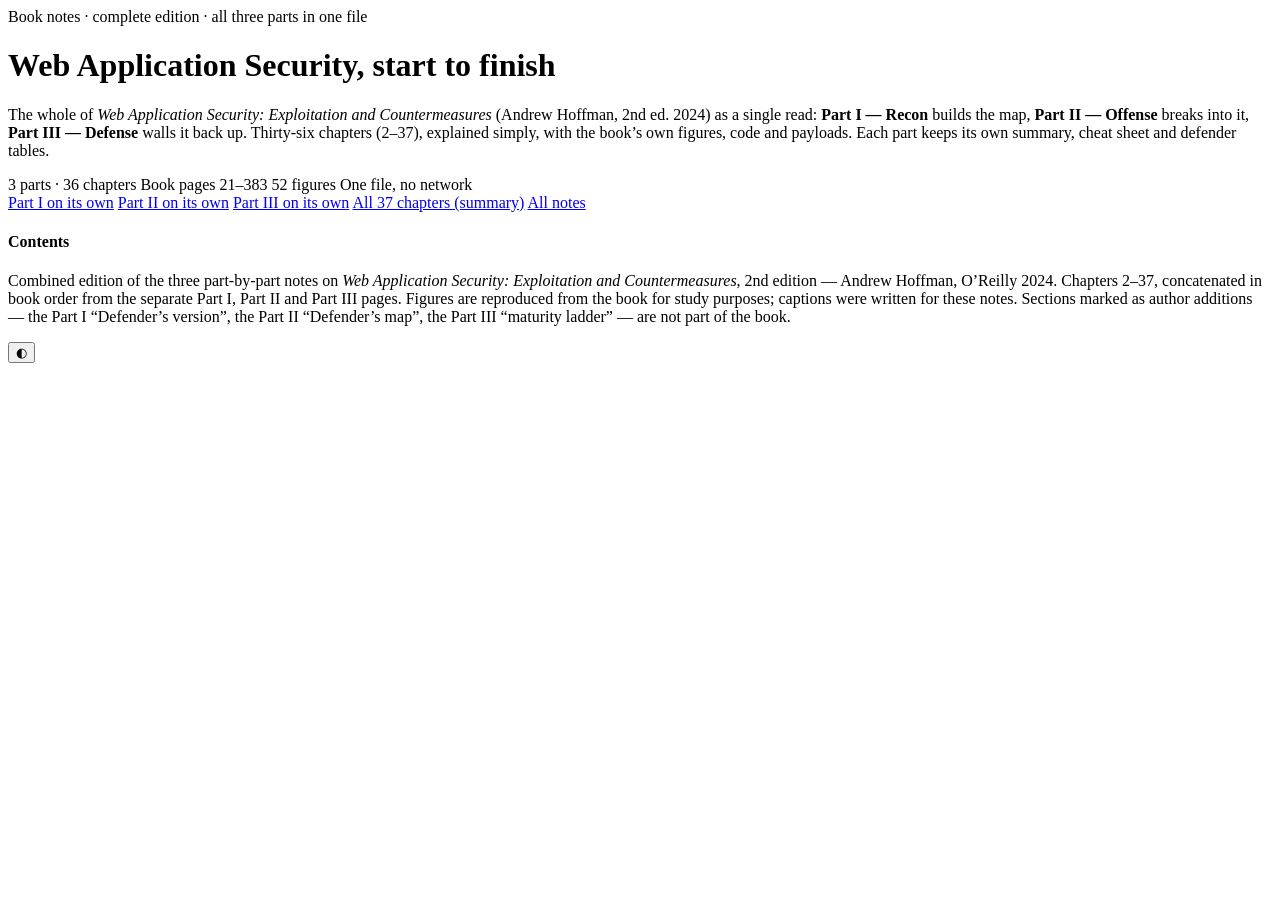
<file: tools/templates/hoffman-complete.html>
<!DOCTYPE html>
<html lang="en" data-theme="auto">
<head>
<meta charset="utf-8">
<meta name="viewport" content="width=device-width, initial-scale=1">
<title>Web Application Security (Hoffman) — complete edition: recon, offense, defense</title>
<meta name="description" content="All three deep dives in one file: the complete walkthrough of Web Application Security: Exploitation and Countermeasures by Andrew Hoffman (chapters 2-37), with the book's figures and code examples embedded.">
<style>@@CSS@@
/* --- additions used only by this combined edition --- */
.parthead{margin:52px 0 30px;padding:26px 30px;border-radius:16px;border:1px solid var(--line);
  background:linear-gradient(135deg,color-mix(in srgb,var(--accent) 12%,transparent),transparent 72%);
  box-shadow:var(--shadow)}
.parthead .partnum{font-size:.72rem;font-weight:700;letter-spacing:.14em;text-transform:uppercase;color:var(--accent-2)}
.parthead h2{margin:8px 0 10px;font-size:1.75rem;line-height:1.15}
.parthead .subtitle{font-size:.95rem;margin:0;max-width:80ch}
.parthead .meta{margin-top:16px;gap:8px}
.parthead .meta .chip{font-size:.72rem;padding:4px 10px}
aside.toc a.part{margin-top:18px}
aside.toc a.part:first-of-type{margin-top:8px}
@media print{.parthead{break-after:avoid;box-shadow:none}}
</style>
</head>
<body>
<div id="progress"></div>

<header class="hero">
  <div class="wrap">
    <div class="eyebrow">Book notes · complete edition · all three parts in one file</div>
    <h1>Web Application Security, start to finish</h1>
    <p class="subtitle">The whole of <em>Web Application Security: Exploitation and Countermeasures</em> (Andrew Hoffman, 2nd ed. 2024) as a single read: <strong>Part I — Recon</strong> builds the map, <strong>Part II — Offense</strong> breaks into it, <strong>Part III — Defense</strong> walls it back up. Thirty-six chapters (2–37), explained simply, with the book’s own figures, code and payloads. Each part keeps its own summary, cheat sheet and defender tables.</p>
    <div class="meta">
      <span class="chip">3 parts · 36 chapters</span>
      <span class="chip">Book pages 21–383</span>
      <span class="chip">52 figures</span>
      <span class="chip">One file, no network</span>
    </div>
    <nav class="booknav">
      <a href="web-application-security-part1-recon.html">Part I on its own</a>
      <a href="web-application-security-part2-offense.html">Part II on its own</a>
      <a href="web-application-security-part3-defense.html">Part III on its own</a>
      <a href="web-application-security.html">All 37 chapters (summary)</a>
      <a href="index.html">All notes</a>
    </nav>
  </div>
</header>

<div class="wrap layout">
<aside class="toc">
  <h4>Contents</h4>
<!--TOC-->
</aside>

<main>
<!--PARTS-->
</main>
</div>

<footer>
  <div class="wrap">
    <p>Combined edition of the three part-by-part notes on <em>Web Application Security: Exploitation and Countermeasures</em>, 2nd edition — Andrew Hoffman, O’Reilly 2024. Chapters 2–37, concatenated in book order from the separate Part I, Part II and Part III pages. Figures are reproduced from the book for study purposes; captions were written for these notes. Sections marked as author additions — the Part I “Defender’s version”, the Part II “Defender’s map”, the Part III “maturity ladder” — are not part of the book.</p>
  </div>
</footer>

<button id="theme" title="Switch light / dark" aria-label="Switch light or dark theme">◐</button>
<script>
const bar = document.getElementById('progress');
addEventListener('scroll', () => {
  const h = document.documentElement;
  bar.style.width = (h.scrollTop / (h.scrollHeight - h.clientHeight) * 100) + '%';
}, {passive:true});

const links = [...document.querySelectorAll('aside.toc a')];
const secs = links.map(a => document.querySelector(a.getAttribute('href'))).filter(Boolean);
const io = new IntersectionObserver(es => {
  es.forEach(e => {
    if (e.isIntersecting) {
      links.forEach(l => l.classList.toggle('active', l.getAttribute('href') === '#' + e.target.id));
    }
  });
}, {rootMargin: '-15% 0px -75% 0px'});
secs.forEach(s => io.observe(s));

const root = document.documentElement, btn = document.getElementById('theme');
const saved = localStorage.getItem('notes-theme');
if (saved) root.dataset.theme = saved;
btn.addEventListener('click', () => {
  const isDark = root.dataset.theme === 'dark' ||
    (root.dataset.theme === 'auto' && matchMedia('(prefers-color-scheme: dark)').matches);
  root.dataset.theme = isDark ? 'light' : 'dark';
  localStorage.setItem('notes-theme', root.dataset.theme);
});
</script>
</body>
</html>
</file>
